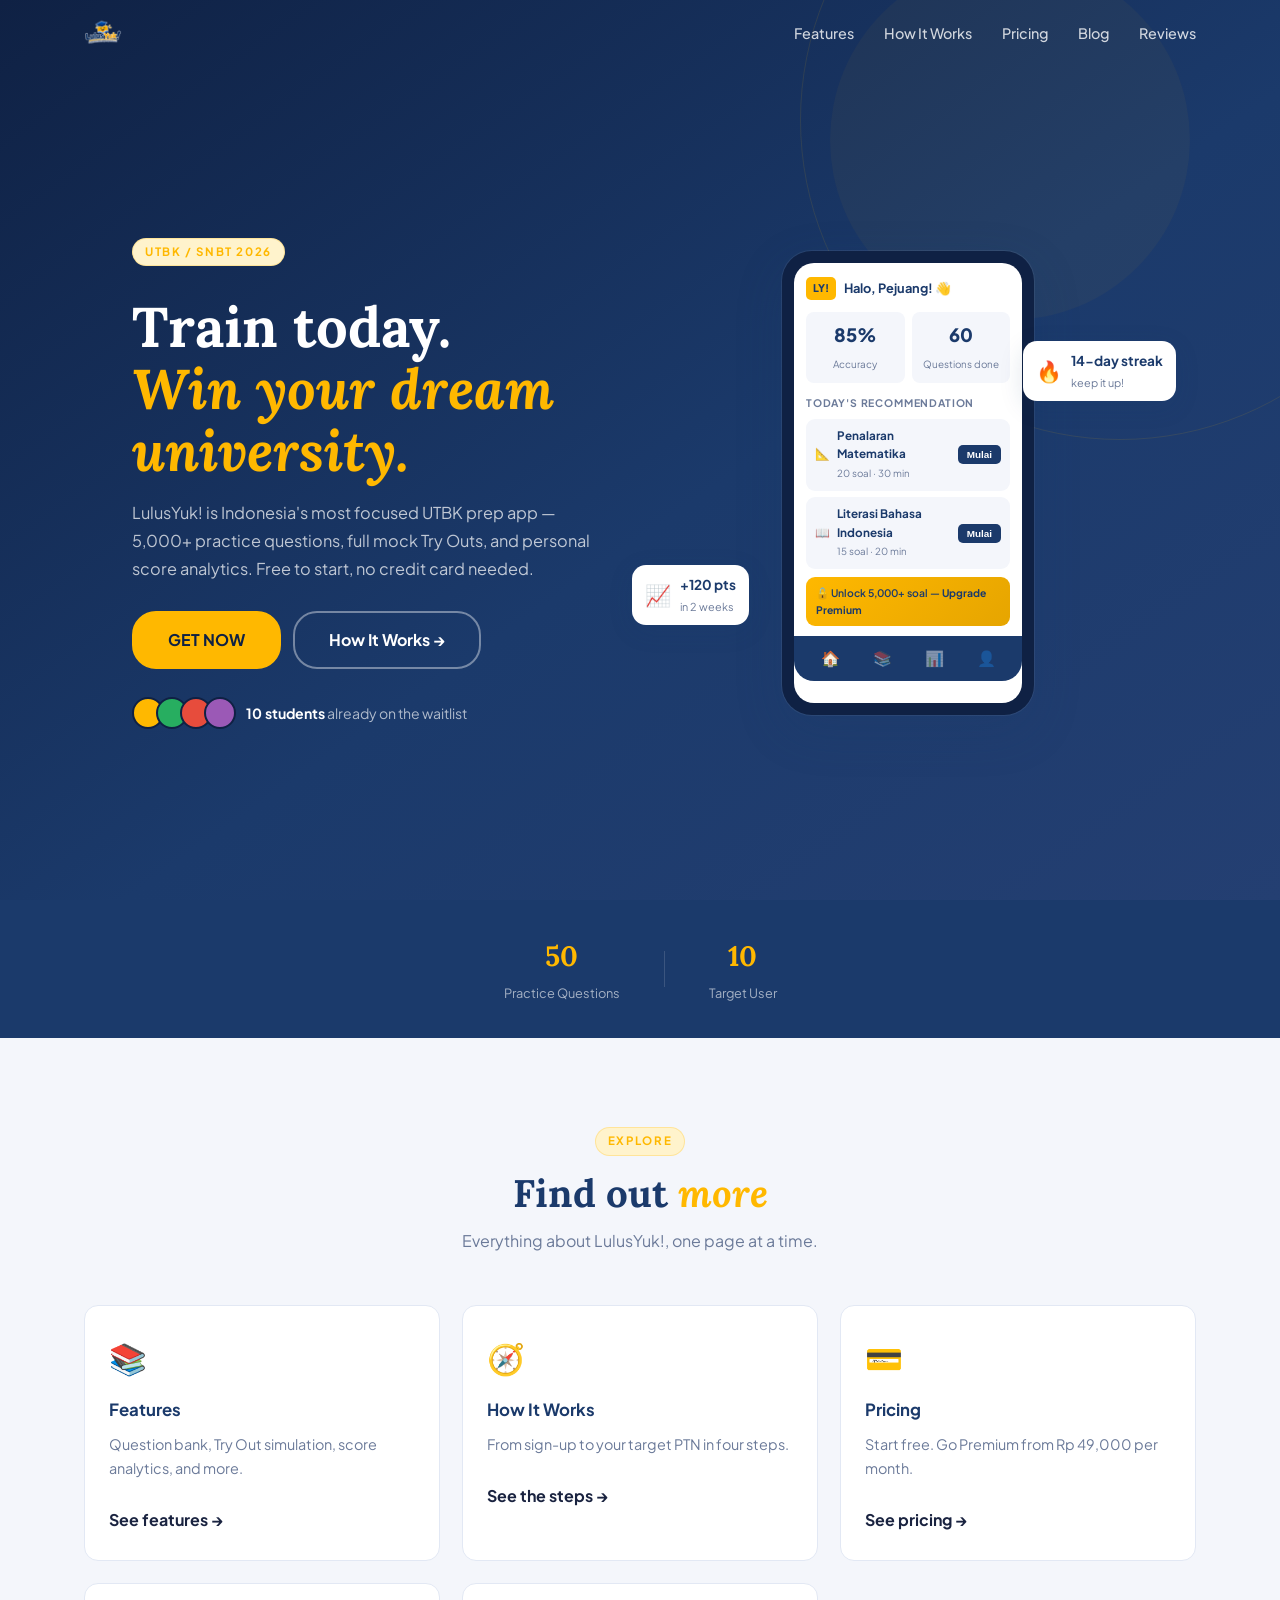
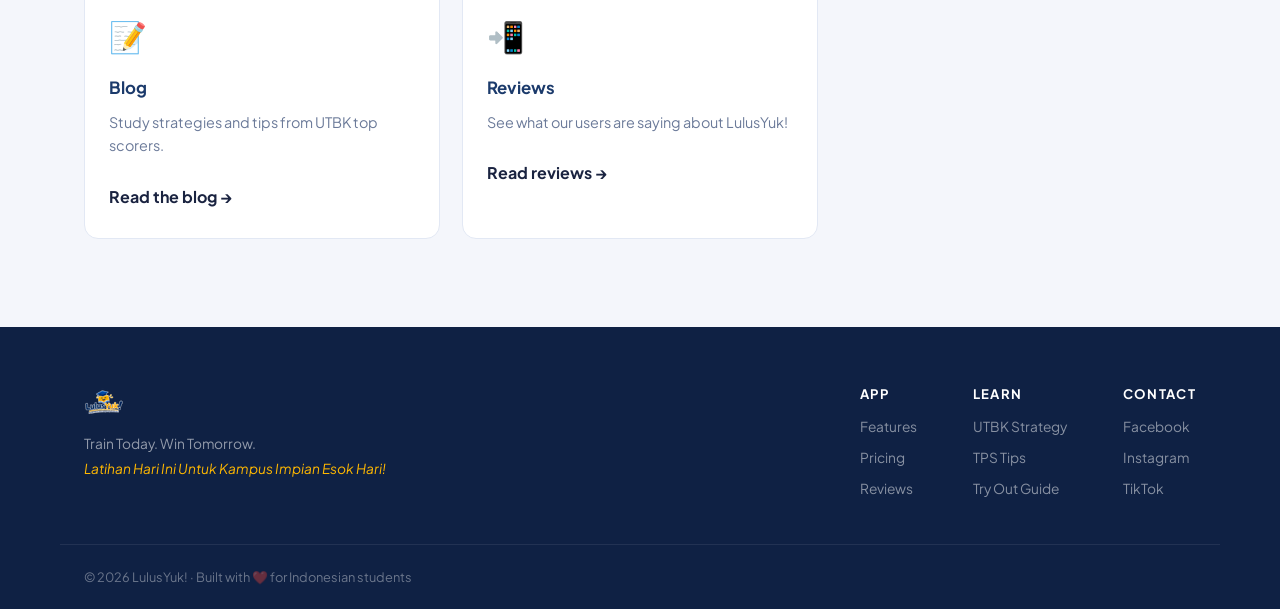
<file: index.html>
<!DOCTYPE html>
<html lang="en">
<head>
  <meta charset="UTF-8"/>
  <link rel="icon" href="favicon.ico" sizes="any"/>
  <link rel="icon" type="image/png" href="favicon-32x32.png" sizes="32x32"/>
  <link rel="icon" type="image/png" href="favicon-16x16.png" sizes="16x16"/>
  <link rel="apple-touch-icon" sizes="180x180" href="apple-touch-icon.png"/>
  <link rel="manifest" href="site.webmanifest"/>
  <meta name="viewport" content="width=device-width,initial-scale=1.0"/>
  <title>LulusYuk! — Aplikasi Latihan Soal UTBK & SNBT Online.</title>
  <meta name="description" content="LulusYuk! is Indonesia's #1 UTBK/SNBT exam prep app. Practice 5,000+ questions, take full mock Try Outs, and track your score — free to start."/>
  <meta name="keywords" content="UTBK, SNBT, latihan soal, tryout online, persiapan PTN, belajar UTBK"/>
  <meta property="og:title" content="LulusYuk! — Aplikasi Latihan Soal UTBK & SNBT Online."/>
  <meta property="og:description" content="LulusYuk! is Indonesia's #1 UTBK/SNBT exam prep app. Practice 5,000+ questions, take full mock Try Outs, and track your score — free to start."/>
  <meta property="og:type" content="website"/>
  <link rel="canonical" href="https://lulusyuk.my.id/"/>
  <link rel="preconnect" href="https://fonts.googleapis.com"/>
  <link rel="preconnect" href="https://fonts.gstatic.com" crossorigin/>
  <link href="https://fonts.googleapis.com/css2?family=Plus+Jakarta+Sans:wght@400;500;600;700;800&family=Lora:ital,wght@0,600;0,700;1,600&display=swap" rel="stylesheet"/>
  <link rel="stylesheet" href="style.css"/>
  <link rel="stylesheet" href="pages.css"/>
  <script type="application/ld+json">{"@context":"https://schema.org","@type":"SoftwareApplication","name":"LulusYuk!","operatingSystem":"Android, iOS","applicationCategory":"EducationApplication","offers":{"@type":"Offer","price":"0","priceCurrency":"IDR"}}</script>
</head>
<body>

<header class="nav-wrap" id="navbar">
  <nav class="nav-inner container">
    <a href="index.html" class="nav-logo">
      <img src="LOGO LULUSYUK.png" alt="LulusYuk!" height="40"/>
    </a>
    <button class="nav-toggle" id="navToggle" aria-label="Menu">
      <span></span><span></span><span></span>
    </button>
    <ul class="nav-links" id="navLinks">
      <li><a href="features.html">Features</a></li>
      <li><a href="how-it-works.html">How It Works</a></li>
      <li><a href="pricing.html">Pricing</a></li>
      <li><a href="blog.html">Blog</a></li>
      <li><a href="review.html">Reviews</a></li>
    </ul>
  </nav>
</header>

<main>

<section class="hero" id="home">
  <div class="hero-ring r1"></div>
  <div class="hero-ring r2"></div>
  <div class="container hero-inner">
    <div class="hero-text">
      <span class="eyebrow">UTBK / SNBT 2026</span>
      <h1>Train today.<br/><em>Win your dream<br/>university.</em></h1>
      <p class="hero-sub">LulusYuk! is Indonesia's most focused UTBK prep app — 5,000+ practice questions, full mock Try Outs, and personal score analytics. Free to start, no credit card needed.</p>
      <div class="hero-btns">
        <a href="pricing.html" class="btn btn-primary btn-lg">GET NOW</a>
        <a href="how-it-works.html" class="btn btn-ghost btn-lg">How It Works →</a>
      </div>
      <div class="social-proof">
        <div class="avatars"><span class="av c1"></span><span class="av c2"></span><span class="av c3"></span><span class="av c4"></span></div>
        <p><strong>10 students</strong> already on the waitlist</p>
      </div>
    </div>
    <div class="hero-visual">
      <div class="phone-wrap">
        <div class="phone-screen">
          <div class="mock-header"><span class="mock-badge">LY!</span><span class="mock-hi">Halo, Pejuang! 👋</span></div>
          <div class="mock-stats">
            <div class="mock-stat"><b>85%</b><small>Accuracy</small></div>
            <div class="mock-stat"><b>60</b><small>Questions done</small></div>
          </div>
          <div class="mock-label">Today's Recommendation</div>
          <div class="mock-item"><span>📐</span><div><b>Penalaran Matematika</b><small>20 soal · 30 min</small></div><button>Mulai</button></div>
          <div class="mock-item"><span>📖</span><div><b>Literasi Bahasa Indonesia</b><small>15 soal · 20 min</small></div><button>Mulai</button></div>
          <div class="mock-upgrade"><span>🔓 Unlock 5,000+ soal — <b>Upgrade Premium</b></span></div>
          <div class="mock-nav"><span class="on">🏠</span><span>📚</span><span>📊</span><span>👤</span></div>
        </div>
      </div>
      <div class="float-badge fb-score"><span>📈</span><div><b>+120 pts</b><small>in 2 weeks</small></div></div>
      <div class="float-badge fb-streak"><span>🔥</span><div><b>14-day streak</b><small>keep it up!</small></div></div>
    </div>
  </div>
</section>

<div class="stats-bar">
  <div class="container stats-row">
    <div class="stat"><b>50</b><span>Practice Questions</span></div>
    <div class="stat-div"></div>
    <div class="stat"><b>10</b><span>Target User</span></div>
  </div>
</div>

<section class="section bg-light">
  <div class="container">
    <div class="sec-head">
      <span class="eyebrow">Explore</span>
      <h2>Find out <em>more</em></h2>
      <p>Everything about LulusYuk!, one page at a time.</p>
    </div>
    <div class="feat-grid">
      <a class="feat-card home-link" href="features.html"><div class="feat-icon">📚</div><h3>Features</h3><p>Question bank, Try Out simulation, score analytics, and more.</p><span class="home-link-cta">See features →</span></a>
      <a class="feat-card home-link" href="how-it-works.html"><div class="feat-icon">🧭</div><h3>How It Works</h3><p>From sign-up to your target PTN in four steps.</p><span class="home-link-cta">See the steps →</span></a>
      <a class="feat-card home-link" href="pricing.html"><div class="feat-icon">💳</div><h3>Pricing</h3><p>Start free. Go Premium from Rp 49,000 per month.</p><span class="home-link-cta">See pricing →</span></a>
      <a class="feat-card home-link" href="blog.html"><div class="feat-icon">📝</div><h3>Blog</h3><p>Study strategies and tips from UTBK top scorers.</p><span class="home-link-cta">Read the blog →</span></a>
      <a class="feat-card home-link" href="review.html"><div class="feat-icon">📲</div><h3>Reviews</h3><p>See what our users are saying about LulusYuk!</p><span class="home-link-cta">Read reviews →</span></a>
    </div>
  </div>
</section>

</main>

<footer class="footer">
  <div class="container foot-inner">
    <div class="foot-brand">
      <img src="LOGO LULUSYUK.png" alt="LulusYuk!" height="40"/>
      <p>Train Today. Win Tomorrow.</p>
      <p class="foot-tagline">Latihan Hari Ini Untuk Kampus Impian Esok Hari!</p>
    </div>
    <div class="foot-links">
      <div class="foot-col"><h4>App</h4><a href="features.html">Features</a><a href="pricing.html">Pricing</a><a href="review.html">Reviews</a></div>
      <div class="foot-col"><h4>Learn</h4><a href="blog.html?post=post1">UTBK Strategy</a><a href="blog.html?post=post2">TPS Tips</a><a href="blog.html?post=post3">Try Out Guide</a></div>
      <div class="foot-col"><h4>Contact</h4><a href="https://web.facebook.com/profile.php?id=61591083514058">Facebook</a><a href="https://instagram.com/lulusyuk_id" target="_blank" rel="noopener">Instagram</a><a href="https://tiktok.com/@lulusyuk" target="_blank" rel="noopener">TikTok</a></div>
    </div>
  </div>
  <div class="foot-bottom container"><p>© 2026 LulusYuk! · Built with ❤️ for Indonesian students</p></div>
</footer>

<script src="main.js"></script>
</body>
</html>
</file>
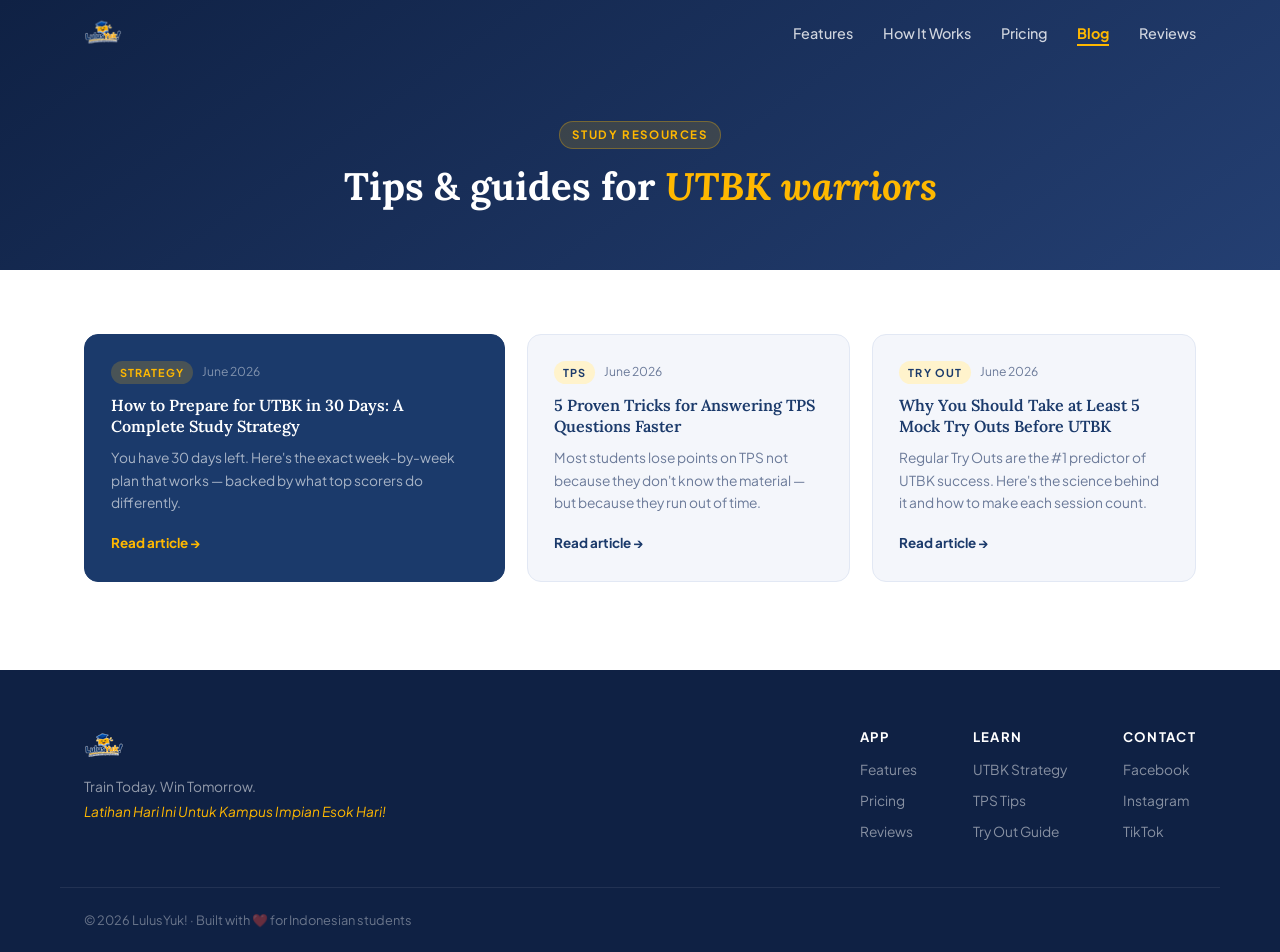
<file: blog.html>
<!DOCTYPE html>
<html lang="en">
<head>
  <meta charset="UTF-8"/>
  <link rel="icon" href="favicon.ico" sizes="any"/>
  <link rel="icon" type="image/png" href="favicon-32x32.png" sizes="32x32"/>
  <link rel="icon" type="image/png" href="favicon-16x16.png" sizes="16x16"/>
  <link rel="apple-touch-icon" sizes="180x180" href="apple-touch-icon.png"/>
  <link rel="manifest" href="site.webmanifest"/>
  <meta name="viewport" content="width=device-width,initial-scale=1.0"/>
  <title>Blog — LulusYuk!</title>
  <meta name="description" content="LulusYuk! is Indonesia's #1 UTBK/SNBT exam prep app. Practice 5,000+ questions, take full mock Try Outs, and track your score — free to start."/>
  <meta name="keywords" content="UTBK, SNBT, latihan soal, tryout online, persiapan PTN, belajar UTBK"/>
  <meta property="og:title" content="Blog — LulusYuk!"/>
  <meta property="og:description" content="LulusYuk! is Indonesia's #1 UTBK/SNBT exam prep app. Practice 5,000+ questions, take full mock Try Outs, and track your score — free to start."/>
  <meta property="og:type" content="website"/>
  <link rel="canonical" href="https://lulusyuk.my.id/blog.html"/>
  <link rel="preconnect" href="https://fonts.googleapis.com"/>
  <link rel="preconnect" href="https://fonts.gstatic.com" crossorigin/>
  <link href="https://fonts.googleapis.com/css2?family=Plus+Jakarta+Sans:wght@400;500;600;700;800&family=Lora:ital,wght@0,600;0,700;1,600&display=swap" rel="stylesheet"/>
  <link rel="stylesheet" href="style.css"/>
  <link rel="stylesheet" href="pages.css"/>
  <script type="application/ld+json">{"@context":"https://schema.org","@type":"SoftwareApplication","name":"LulusYuk!","operatingSystem":"Android, iOS","applicationCategory":"EducationApplication","offers":{"@type":"Offer","price":"0","priceCurrency":"IDR"}}</script>
</head>
<body>

<header class="nav-wrap" id="navbar">
  <nav class="nav-inner container">
    <a href="index.html" class="nav-logo">
      <img src="LOGO LULUSYUK.png" alt="LulusYuk!" height="40"/>
    </a>
    <button class="nav-toggle" id="navToggle" aria-label="Menu">
      <span></span><span></span><span></span>
    </button>
    <ul class="nav-links" id="navLinks">
      <li><a href="features.html">Features</a></li>
      <li><a href="how-it-works.html">How It Works</a></li>
      <li><a href="pricing.html">Pricing</a></li>
      <li><a href="blog.html" class="active" aria-current="page">Blog</a></li>
      <li><a href="review.html">Reviews</a></li>
    </ul>
  </nav>
</header>

<main>

<section class="section bg-navy page-hero">
  <div class="container">
    <div class="sec-head light">
      <span class="eyebrow">Study Resources</span>
      <h2>Tips &amp; guides for <em>UTBK warriors</em></h2>
    </div>
  </div>
</section>

<section class="section bg-white" id="blog">
  <div class="container">

    <div class="blog-grid" id="blogGrid">

      <article class="blog-card bc-feat" data-post="post1">
        <div class="bc-meta"><span class="btag">Strategy</span><span class="bdate">June 2026</span></div>
        <h3>How to Prepare for UTBK in 30 Days: A Complete Study Strategy</h3>
        <p>You have 30 days left. Here's the exact week-by-week plan that works — backed by what top scorers do differently.</p>
        <button class="blog-read-more" onclick="openPost('post1')">Read article →</button>
      </article>

      <article class="blog-card" data-post="post2">
        <div class="bc-meta"><span class="btag">TPS</span><span class="bdate">June 2026</span></div>
        <h3>5 Proven Tricks for Answering TPS Questions Faster</h3>
        <p>Most students lose points on TPS not because they don't know the material — but because they run out of time.</p>
        <button class="blog-read-more" onclick="openPost('post2')">Read article →</button>
      </article>

      <article class="blog-card" data-post="post3">
        <div class="bc-meta"><span class="btag">Try Out</span><span class="bdate">June 2026</span></div>
        <h3>Why You Should Take at Least 5 Mock Try Outs Before UTBK</h3>
        <p>Regular Try Outs are the #1 predictor of UTBK success. Here's the science behind it and how to make each session count.</p>
        <button class="blog-read-more" onclick="openPost('post3')">Read article →</button>
      </article>

    </div>

    <div class="post-reader" id="postReader">
      <button class="post-back" onclick="closePost()">← Back to Blog</button>
      <div class="post-body" id="postBody"></div>
    </div>

  </div>
</section>

</main>

<footer class="footer">
  <div class="container foot-inner">
    <div class="foot-brand">
      <img src="LOGO LULUSYUK.png" alt="LulusYuk!" height="40"/>
      <p>Train Today. Win Tomorrow.</p>
      <p class="foot-tagline">Latihan Hari Ini Untuk Kampus Impian Esok Hari!</p>
    </div>
    <div class="foot-links">
      <div class="foot-col"><h4>App</h4><a href="features.html">Features</a><a href="pricing.html">Pricing</a><a href="review.html">Reviews</a></div>
      <div class="foot-col"><h4>Learn</h4><a href="blog.html?post=post1">UTBK Strategy</a><a href="blog.html?post=post2">TPS Tips</a><a href="blog.html?post=post3">Try Out Guide</a></div>
      <div class="foot-col"><h4>Contact</h4><a href="https://web.facebook.com/profile.php?id=61591083514058">Facebook</a><a href="https://instagram.com/lulusyuk_id" target="_blank" rel="noopener">Instagram</a><a href="https://tiktok.com/@lulusyuk" target="_blank" rel="noopener">TikTok</a></div>
    </div>
  </div>
  <div class="foot-bottom container"><p>© 2026 LulusYuk! · Built with ❤️ for Indonesian students</p></div>
</footer>

<script src="main.js"></script>
</body>
</html>
</file>
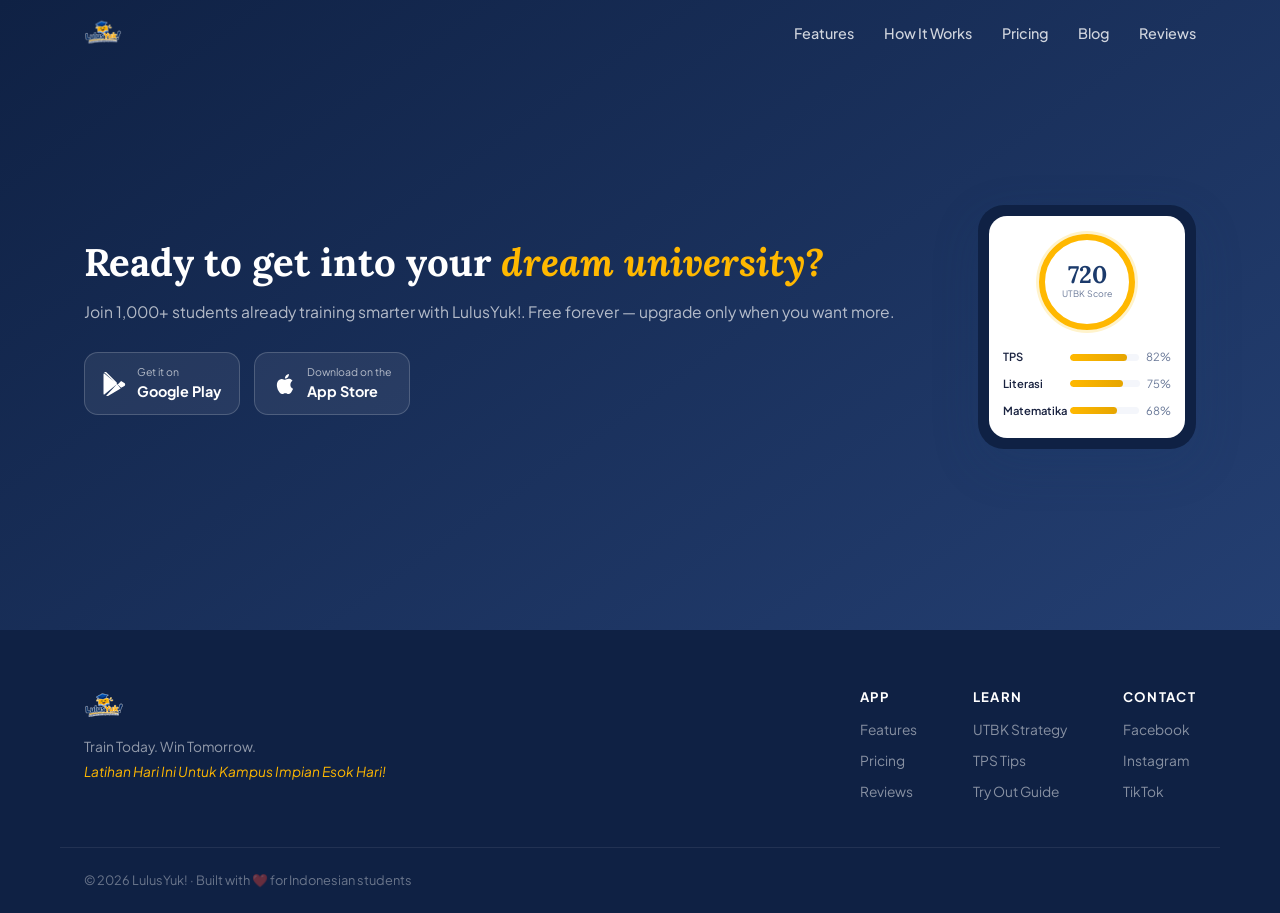
<file: download.html>
<!DOCTYPE html>
<html lang="en">
<head>
  <meta charset="UTF-8"/>
  <link rel="icon" href="favicon.ico" sizes="any"/>
  <link rel="icon" type="image/png" href="favicon-32x32.png" sizes="32x32"/>
  <link rel="icon" type="image/png" href="favicon-16x16.png" sizes="16x16"/>
  <link rel="apple-touch-icon" sizes="180x180" href="apple-touch-icon.png"/>
  <link rel="manifest" href="site.webmanifest"/>
  <meta name="viewport" content="width=device-width,initial-scale=1.0"/>
  <title>Download — LulusYuk!</title>
  <meta name="description" content="LulusYuk! is Indonesia's #1 UTBK/SNBT exam prep app. Practice 5,000+ questions, take full mock Try Outs, and track your score — free to start."/>
  <meta name="keywords" content="UTBK, SNBT, latihan soal, tryout online, persiapan PTN, belajar UTBK"/>
  <meta property="og:title" content="Download — LulusYuk!"/>
  <meta property="og:description" content="LulusYuk! is Indonesia's #1 UTBK/SNBT exam prep app. Practice 5,000+ questions, take full mock Try Outs, and track your score — free to start."/>
  <meta property="og:type" content="website"/>
  <link rel="canonical" href="https://lulusyuk.my.id/download.html"/>
  <link rel="preconnect" href="https://fonts.googleapis.com"/>
  <link rel="preconnect" href="https://fonts.gstatic.com" crossorigin/>
  <link href="https://fonts.googleapis.com/css2?family=Plus+Jakarta+Sans:wght@400;500;600;700;800&family=Lora:ital,wght@0,600;0,700;1,600&display=swap" rel="stylesheet"/>
  <link rel="stylesheet" href="style.css"/>
  <link rel="stylesheet" href="pages.css"/>
  <script type="application/ld+json">{"@context":"https://schema.org","@type":"SoftwareApplication","name":"LulusYuk!","operatingSystem":"Android, iOS","applicationCategory":"EducationApplication","offers":{"@type":"Offer","price":"0","priceCurrency":"IDR"}}</script>
</head>
<body>

<header class="nav-wrap" id="navbar">
  <nav class="nav-inner container">
    <a href="index.html" class="nav-logo">
      <img src="LOGO LULUSYUK.png" alt="LulusYuk!" height="40"/>
    </a>
    <button class="nav-toggle" id="navToggle" aria-label="Menu">
      <span></span><span></span><span></span>
    </button>
    <ul class="nav-links" id="navLinks">
      <li><a href="features.html">Features</a></li>
      <li><a href="how-it-works.html">How It Works</a></li>
      <li><a href="pricing.html">Pricing</a></li>
      <li><a href="blog.html">Blog</a></li>
      <li><a href="review.html">Reviews</a></li>
    </ul>
  </nav>
</header>

<main>

<section class="section bg-navy page-hero" id="download">
  <div class="container dl-inner">
    <div class="dl-text">
      <h2>Ready to get into your <em>dream university?</em></h2>
      <p>Join 1,000+ students already training smarter with LulusYuk!. Free forever — upgrade only when you want more.</p>
      <div class="dl-badges">
        <a href="#" class="store-badge">
          <svg viewBox="0 0 24 24" fill="currentColor" width="24"><path d="M3.18 23.76a2 2 0 002.21-.08l12.29-7.1L14.1 12 3.18 23.76zM20.5 10.44l-2.4-1.39-3.37 3.37 3.37 3.37 2.42-1.4a2 2 0 000-3.95zM1 1.28A2 2 0 00.5 2.5v19a2 2 0 00.5 1.22L14.1 12 1 1.28zm12.75 9.31L3.39.23a2 2 0 00-2.21-.07L13.75 12l0-.41z"/></svg>
          <div><small>Get it on</small><strong>Google Play</strong></div>
        </a>
        <a href="#" class="store-badge">
          <svg viewBox="0 0 24 24" fill="currentColor" width="24"><path d="M18.71 19.5c-.83 1.24-1.71 2.45-3.05 2.47-1.34.03-1.77-.79-3.29-.79-1.53 0-2 .77-3.27.82-1.31.05-2.3-1.32-3.14-2.53C4.25 17 2.94 12.45 4.7 9.39c.87-1.52 2.43-2.48 4.12-2.51 1.28-.02 2.5.87 3.29.87.78 0 2.26-1.07 3.8-.91.65.03 2.47.26 3.64 1.98-.22.14-2.19 1.28-2.17 3.81.02 3.02 2.65 4.03 2.68 4.04l-.06.27zM13 3.5c.73-.83 1.94-1.46 2.94-1.5.13 1.17-.34 2.35-1.04 3.19-.69.85-1.83 1.51-2.95 1.42-.15-1.15.41-2.35 1.05-3.11z"/></svg>
          <div><small>Download on the</small><strong>App Store</strong></div>
        </a>
      </div>
    </div>
    <div class="dl-phone">
      <div class="dl-screen">
        <div class="dl-ring"><span>720</span><small>UTBK Score</small></div>
        <div class="dl-bars">
          <div class="dl-row"><span>TPS</span><div class="bar"><div class="bar-fill" style="width:82%"></div></div><span>82%</span></div>
          <div class="dl-row"><span>Literasi</span><div class="bar"><div class="bar-fill" style="width:75%"></div></div><span>75%</span></div>
          <div class="dl-row"><span>Matematika</span><div class="bar"><div class="bar-fill" style="width:68%"></div></div><span>68%</span></div>
        </div>
      </div>
    </div>
  </div>
</section>

</main>

<footer class="footer">
  <div class="container foot-inner">
    <div class="foot-brand">
      <img src="LOGO LULUSYUK.png" alt="LulusYuk!" height="40"/>
      <p>Train Today. Win Tomorrow.</p>
      <p class="foot-tagline">Latihan Hari Ini Untuk Kampus Impian Esok Hari!</p>
    </div>
    <div class="foot-links">
      <div class="foot-col"><h4>App</h4><a href="features.html">Features</a><a href="pricing.html">Pricing</a><a href="review.html">Reviews</a></div>
      <div class="foot-col"><h4>Learn</h4><a href="blog.html?post=post1">UTBK Strategy</a><a href="blog.html?post=post2">TPS Tips</a><a href="blog.html?post=post3">Try Out Guide</a></div>
      <div class="foot-col"><h4>Contact</h4><a href="https://web.facebook.com/profile.php?id=61591083514058">Facebook</a><a href="https://instagram.com/lulusyuk_id" target="_blank" rel="noopener">Instagram</a><a href="https://tiktok.com/@lulusyuk" target="_blank" rel="noopener">TikTok</a></div>
    </div>
  </div>
  <div class="foot-bottom container"><p>© 2026 LulusYuk! · Built with ❤️ for Indonesian students</p></div>
</footer>

<script src="main.js"></script>
</body>
</html>
</file>
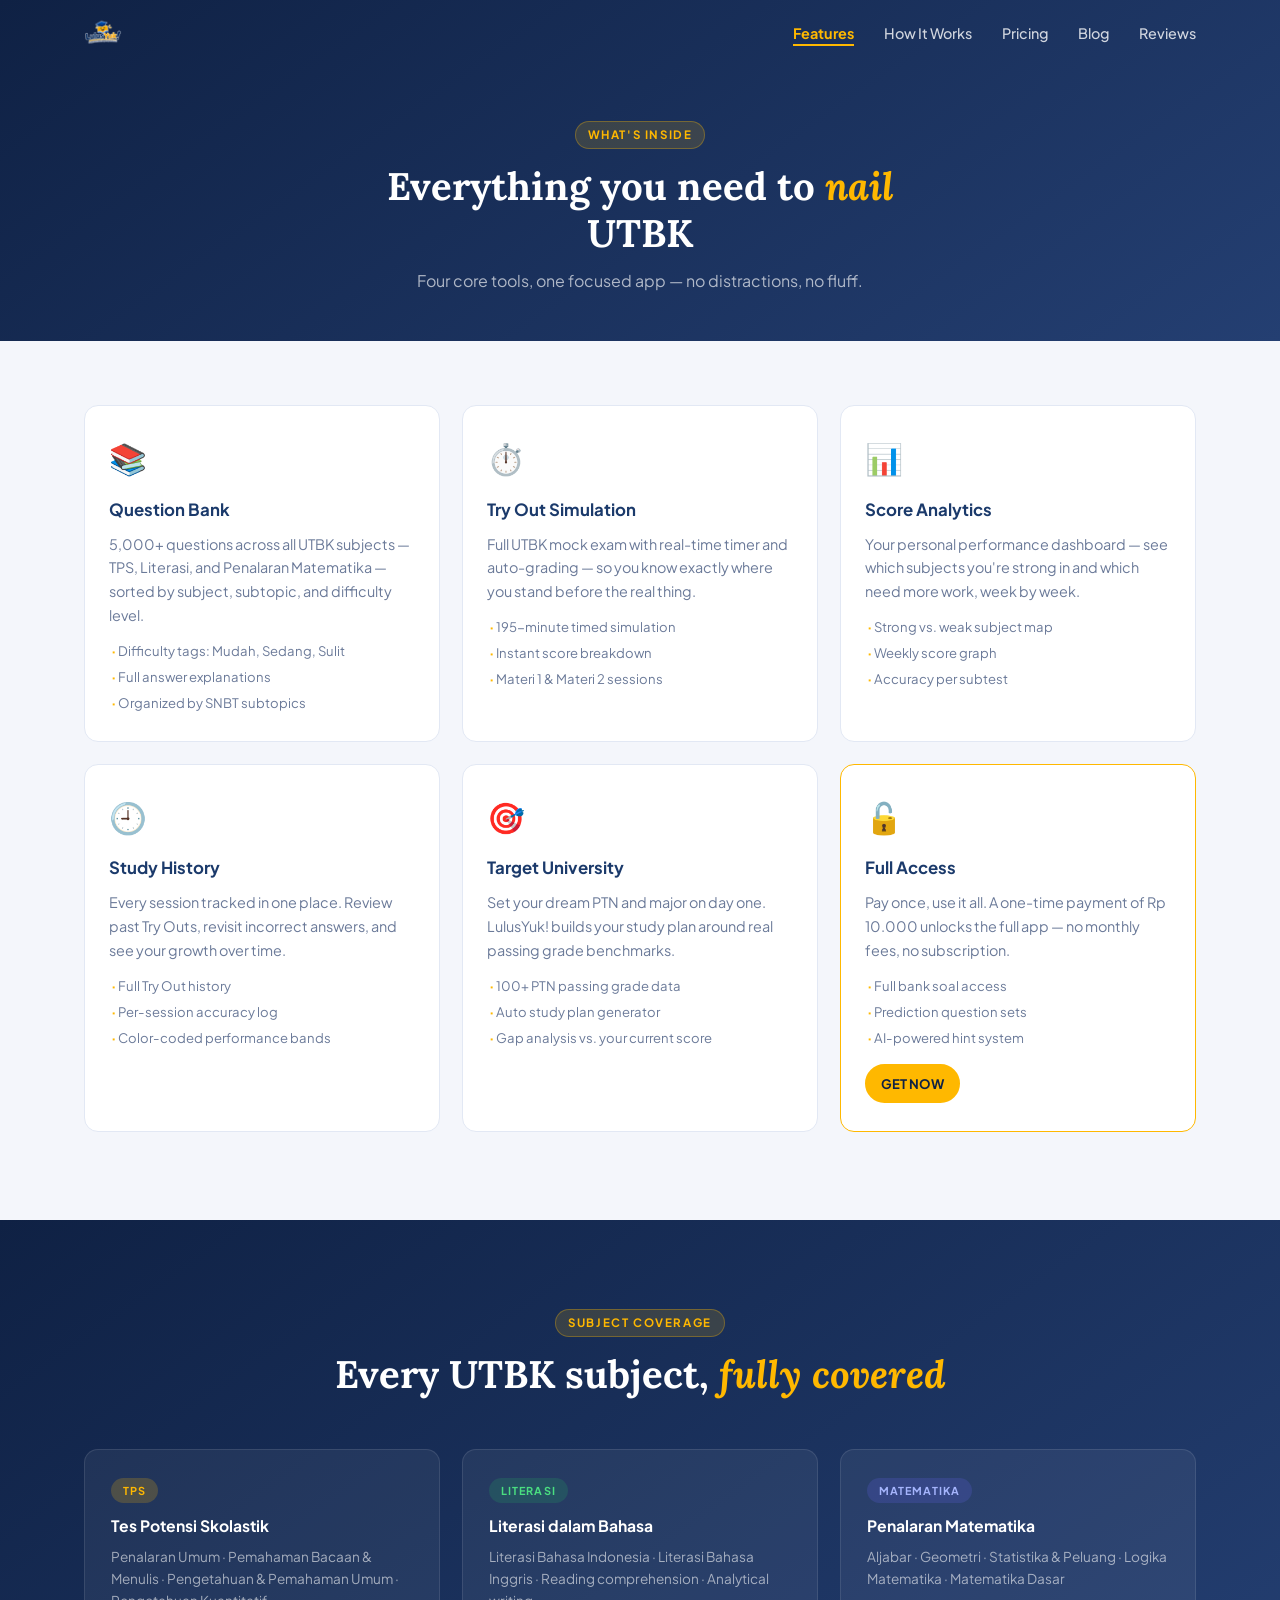
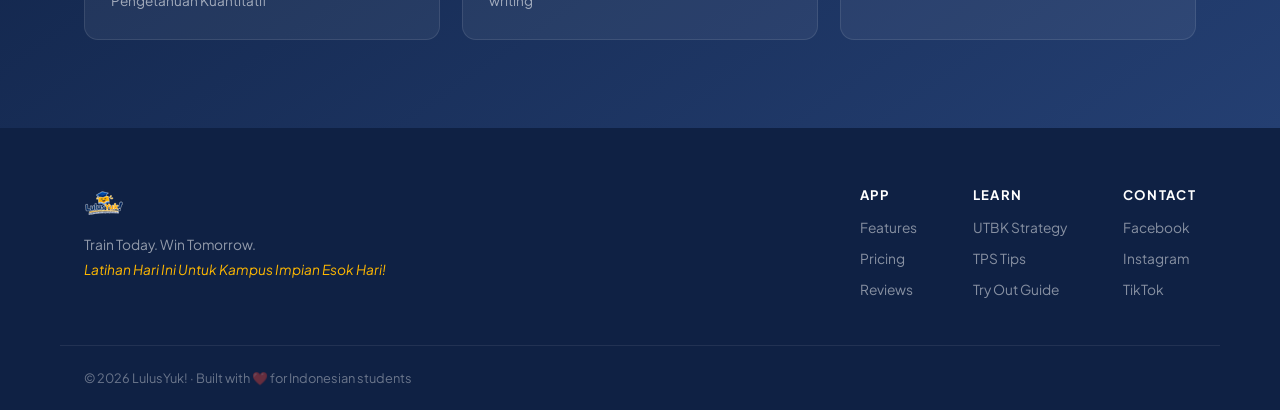
<file: features.html>
<!DOCTYPE html>
<html lang="en">
<head>
  <meta charset="UTF-8"/>
  <link rel="icon" href="favicon.ico" sizes="any"/>
  <link rel="icon" type="image/png" href="favicon-32x32.png" sizes="32x32"/>
  <link rel="icon" type="image/png" href="favicon-16x16.png" sizes="16x16"/>
  <link rel="apple-touch-icon" sizes="180x180" href="apple-touch-icon.png"/>
  <link rel="manifest" href="site.webmanifest"/>
  <meta name="viewport" content="width=device-width,initial-scale=1.0"/>
  <title>Features — LulusYuk!</title>
  <meta name="description" content="LulusYuk! is Indonesia's #1 UTBK/SNBT exam prep app. Practice 5,000+ questions, take full mock Try Outs, and track your score — one-time payment of Rp 10.000."/>
  <meta name="keywords" content="UTBK, SNBT, latihan soal, tryout online, persiapan PTN, belajar UTBK"/>
  <meta property="og:title" content="Features — LulusYuk!"/>
  <meta property="og:description" content="LulusYuk! is Indonesia's #1 UTBK/SNBT exam prep app. Practice 5,000+ questions, take full mock Try Outs, and track your score — one-time payment of Rp 10.000."/>
  <meta property="og:type" content="website"/>
  <link rel="canonical" href="https://lulusyuk.my.id/features.html"/>
  <link rel="preconnect" href="https://fonts.googleapis.com"/>
  <link rel="preconnect" href="https://fonts.gstatic.com" crossorigin/>
  <link href="https://fonts.googleapis.com/css2?family=Plus+Jakarta+Sans:wght@400;500;600;700;800&family=Lora:ital,wght@0,600;0,700;1,600&display=swap" rel="stylesheet"/>
  <link rel="stylesheet" href="style.css"/>
  <link rel="stylesheet" href="pages.css"/>
  <script type="application/ld+json">{"@context":"https://schema.org","@type":"SoftwareApplication","name":"LulusYuk!","operatingSystem":"Android, iOS","applicationCategory":"EducationApplication","offers":{"@type":"Offer","price":"10000","priceCurrency":"IDR"}}</script>
</head>
<body>

<header class="nav-wrap" id="navbar">
  <nav class="nav-inner container">
    <a href="index.html" class="nav-logo">
      <img src="LOGO LULUSYUK.png" alt="LulusYuk!" height="40"/>
    </a>
    <button class="nav-toggle" id="navToggle" aria-label="Menu">
      <span></span><span></span><span></span>
    </button>
    <ul class="nav-links" id="navLinks">
      <li><a href="features.html" class="active" aria-current="page">Features</a></li>
      <li><a href="how-it-works.html">How It Works</a></li>
      <li><a href="pricing.html">Pricing</a></li>
      <li><a href="blog.html">Blog</a></li>
      <li><a href="review.html">Reviews</a></li>
    </ul>
  </nav>
</header>

<main>

<section class="section bg-navy page-hero">
  <div class="container">
    <div class="sec-head light">
      <span class="eyebrow">What's Inside</span>
      <h2>Everything you need to <em>nail</em> UTBK</h2>
      <p>Four core tools, one focused app — no distractions, no fluff.</p>
    </div>
  </div>
</section>

<section class="section bg-light" id="features">
  <div class="container">
    <div class="feat-grid">

      <div class="feat-card feat-dark">
        <div class="feat-icon">📚</div>
        <h3>Question Bank</h3>
        <p>5,000+ questions across all UTBK subjects — TPS, Literasi, and Penalaran Matematika — sorted by subject, subtopic, and difficulty level.</p>
        <ul>
          <li>Difficulty tags: Mudah, Sedang, Sulit</li>
          <li>Full answer explanations</li>
          <li>Organized by SNBT subtopics</li>
        </ul>
      </div>

      <div class="feat-card">
        <div class="feat-icon">⏱️</div>
        <h3>Try Out Simulation</h3>
        <p>Full UTBK mock exam with real-time timer and auto-grading — so you know exactly where you stand before the real thing.</p>
        <ul>
          <li>195-minute timed simulation</li>
          <li>Instant score breakdown</li>
          <li>Materi 1 &amp; Materi 2 sessions</li>
        </ul>
      </div>

      <div class="feat-card">
        <div class="feat-icon">📊</div>
        <h3>Score Analytics</h3>
        <p>Your personal performance dashboard — see which subjects you're strong in and which need more work, week by week.</p>
        <ul>
          <li>Strong vs. weak subject map</li>
          <li>Weekly score graph</li>
          <li>Accuracy per subtest</li>
        </ul>
      </div>

      <div class="feat-card">
        <div class="feat-icon">🕘</div>
        <h3>Study History</h3>
        <p>Every session tracked in one place. Review past Try Outs, revisit incorrect answers, and see your growth over time.</p>
        <ul>
          <li>Full Try Out history</li>
          <li>Per-session accuracy log</li>
          <li>Color-coded performance bands</li>
        </ul>
      </div>

      <div class="feat-card">
        <div class="feat-icon">🎯</div>
        <h3>Target University</h3>
        <p>Set your dream PTN and major on day one. LulusYuk! builds your study plan around real passing grade benchmarks.</p>
        <ul>
          <li>100+ PTN passing grade data</li>
          <li>Auto study plan generator</li>
          <li>Gap analysis vs. your current score</li>
        </ul>
      </div>

      <div class="feat-card feat-premium">
        <div class="feat-icon">🔓</div>
        <h3>Full Access</h3>
        <p>Pay once, use it all. A one-time payment of Rp 10.000 unlocks the full app — no monthly fees, no subscription.</p>
        <ul>
          <li>Full bank soal access</li>
          <li>Prediction question sets</li>
          <li>AI-powered hint system</li>
        </ul>
        <a href="pricing.html#pricing" class="btn btn-yellow btn-sm" style="margin-top:16px">GET NOW</a>
      </div>

    </div>
  </div>
</section>

<section class="section bg-navy" id="subjects">
  <div class="container">
    <div class="sec-head light">
      <span class="eyebrow">Subject Coverage</span>
      <h2>Every UTBK subject, <em>fully covered</em></h2>
    </div>
    <div class="subj-grid">
      <div class="subj-card"><span class="stag tps">TPS</span><h4>Tes Potensi Skolastik</h4><p>Penalaran Umum · Pemahaman Bacaan &amp; Menulis · Pengetahuan &amp; Pemahaman Umum · Pengetahuan Kuantitatif</p></div>
      <div class="subj-card"><span class="stag lit">Literasi</span><h4>Literasi dalam Bahasa</h4><p>Literasi Bahasa Indonesia · Literasi Bahasa Inggris · Reading comprehension · Analytical writing</p></div>
      <div class="subj-card"><span class="stag mat">Matematika</span><h4>Penalaran Matematika</h4><p>Aljabar · Geometri · Statistika &amp; Peluang · Logika Matematika · Matematika Dasar</p></div>
    </div>
  </div>
</section>

</main>

<footer class="footer">
  <div class="container foot-inner">
    <div class="foot-brand">
      <img src="LOGO LULUSYUK.png" alt="LulusYuk!" height="40"/>
      <p>Train Today. Win Tomorrow.</p>
      <p class="foot-tagline">Latihan Hari Ini Untuk Kampus Impian Esok Hari!</p>
    </div>
    <div class="foot-links">
      <div class="foot-col"><h4>App</h4><a href="features.html">Features</a><a href="pricing.html">Pricing</a><a href="review.html">Reviews</a></div>
      <div class="foot-col"><h4>Learn</h4><a href="blog.html?post=post1">UTBK Strategy</a><a href="blog.html?post=post2">TPS Tips</a><a href="blog.html?post=post3">Try Out Guide</a></div>
      <div class="foot-col"><h4>Contact</h4><a href="https://web.facebook.com/profile.php?id=61591083514058">Facebook</a><a href="https://instagram.com/lulusyuk_id" target="_blank" rel="noopener">Instagram</a><a href="https://tiktok.com/@lulusyuk" target="_blank" rel="noopener">TikTok</a></div>
    </div>
  </div>
  <div class="foot-bottom container"><p>© 2026 LulusYuk! · Built with ❤️ for Indonesian students</p></div>
</footer>

<script src="main.js"></script>
</body>
</html>
</file>
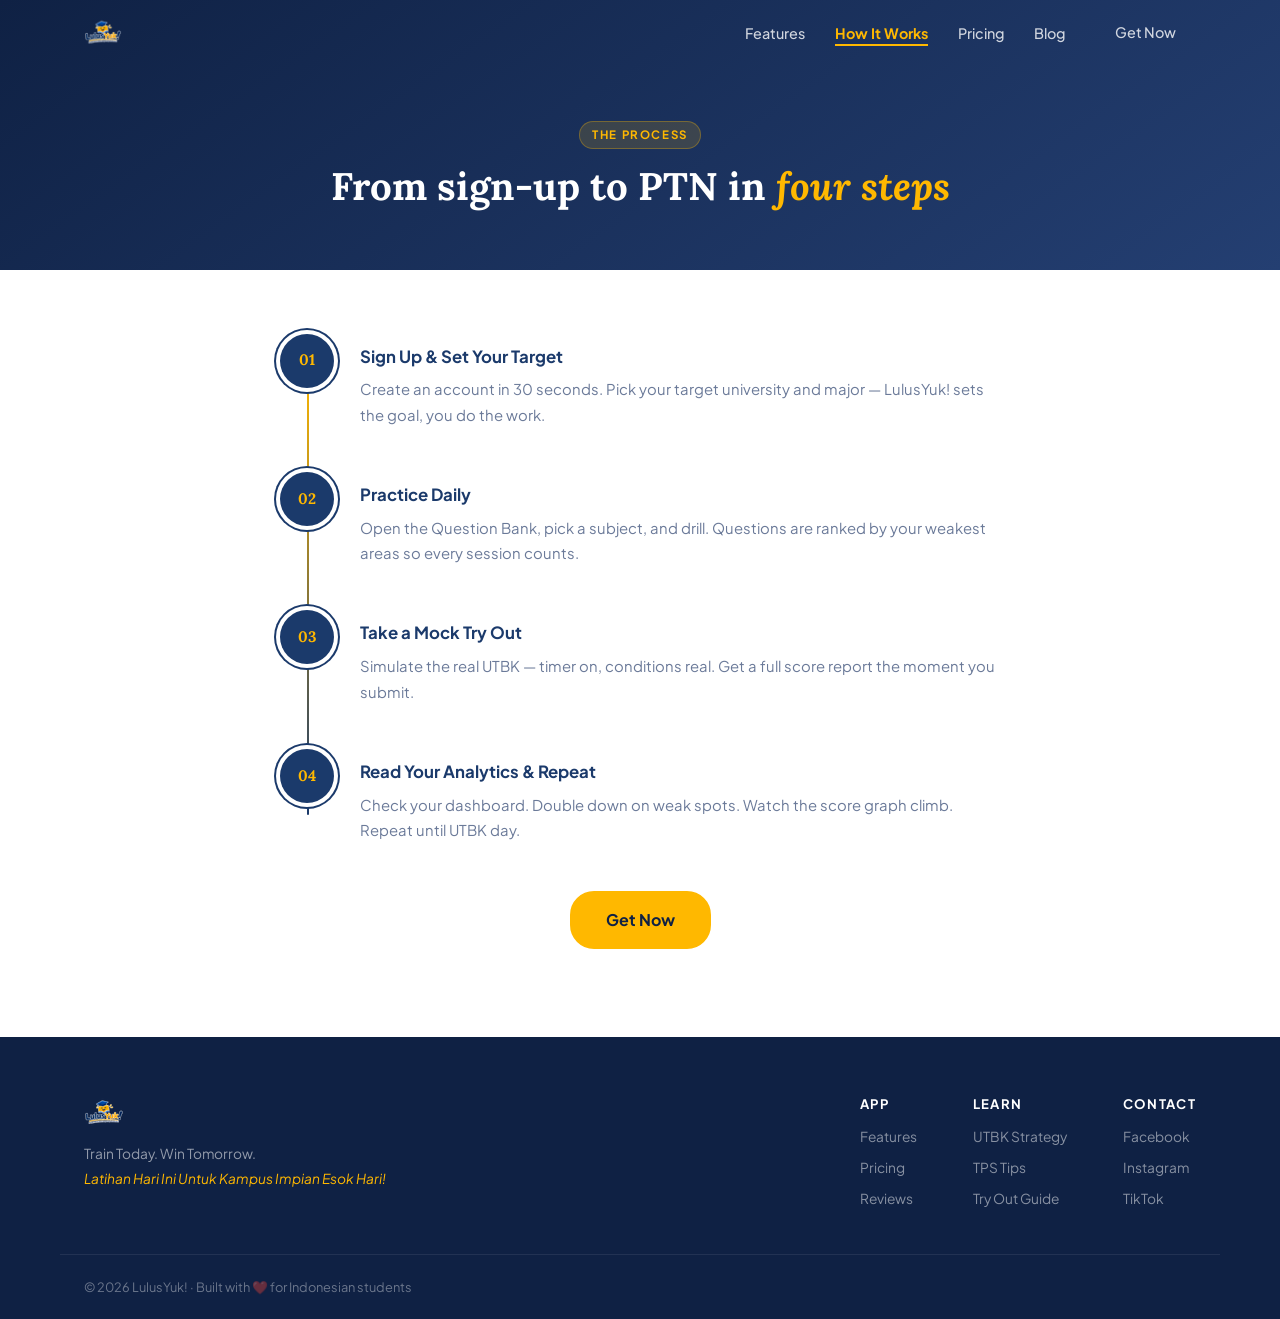
<file: how-it-works.html>
<!DOCTYPE html>
<html lang="en">
<head>
  <meta charset="UTF-8"/>
  <link rel="icon" href="favicon.ico" sizes="any"/>
  <link rel="icon" type="image/png" href="favicon-32x32.png" sizes="32x32"/>
  <link rel="icon" type="image/png" href="favicon-16x16.png" sizes="16x16"/>
  <link rel="apple-touch-icon" sizes="180x180" href="apple-touch-icon.png"/>
  <link rel="manifest" href="site.webmanifest"/>
  <meta name="viewport" content="width=device-width,initial-scale=1.0"/>
  <title>How It Works — LulusYuk!</title>
  <meta name="description" content="LulusYuk! is Indonesia's #1 UTBK/SNBT exam prep app. Practice 5,000+ questions, take full mock Try Outs, and track your score — free to start."/>
  <meta name="keywords" content="UTBK, SNBT, latihan soal, tryout online, persiapan PTN, belajar UTBK"/>
  <meta property="og:title" content="How It Works — LulusYuk!"/>
  <meta property="og:description" content="LulusYuk! is Indonesia's #1 UTBK/SNBT exam prep app. Practice 5,000+ questions, take full mock Try Outs, and track your score — free to start."/>
  <meta property="og:type" content="website"/>
  <link rel="canonical" href="https://lulusyuk.my.id/how-it-works.html"/>
  <link rel="preconnect" href="https://fonts.googleapis.com"/>
  <link rel="preconnect" href="https://fonts.gstatic.com" crossorigin/>
  <link href="https://fonts.googleapis.com/css2?family=Plus+Jakarta+Sans:wght@400;500;600;700;800&family=Lora:ital,wght@0,600;0,700;1,600&display=swap" rel="stylesheet"/>
  <link rel="stylesheet" href="style.css"/>
  <link rel="stylesheet" href="pages.css"/>
  <script type="application/ld+json">{"@context":"https://schema.org","@type":"SoftwareApplication","name":"LulusYuk!","operatingSystem":"Android, iOS","applicationCategory":"EducationApplication","offers":{"@type":"Offer","price":"0","priceCurrency":"IDR"}}</script>
</head>
<body>

<header class="nav-wrap" id="navbar">
  <nav class="nav-inner container">
    <a href="index.html" class="nav-logo">
      <img src="LOGO LULUSYUK.png" alt="LulusYuk!" height="40"/>
    </a>
    <button class="nav-toggle" id="navToggle" aria-label="Menu">
      <span></span><span></span><span></span>
    </button>
    <ul class="nav-links" id="navLinks">
      <li><a href="features.html">Features</a></li>
      <li><a href="how-it-works.html" class="active" aria-current="page">How It Works</a></li>
      <li><a href="pricing.html">Pricing</a></li>
      <li><a href="blog.html">Blog</a></li>
      <li><a href="pricing.html" class="btn btn-nav">Get Now</a></li>
    </ul>
  </nav>
</header>

<main>

<section class="section bg-navy page-hero">
  <div class="container">
    <div class="sec-head light">
      <span class="eyebrow">The Process</span>
      <h2>From sign-up to PTN in <em>four steps</em></h2>
    </div>
  </div>
</section>

<section class="section bg-white" id="how-it-works">
  <div class="container">
    <div class="hiw-wrap">
      <div class="hiw-line"></div>
      <div class="hiw-step"><div class="hiw-num">01</div><div class="hiw-body"><h3>Sign Up &amp; Set Your Target</h3><p>Create an account in 30 seconds. Pick your target university and major — LulusYuk! sets the goal, you do the work.</p></div></div>
      <div class="hiw-step"><div class="hiw-num">02</div><div class="hiw-body"><h3>Practice Daily</h3><p>Open the Question Bank, pick a subject, and drill. Questions are ranked by your weakest areas so every session counts.</p></div></div>
      <div class="hiw-step"><div class="hiw-num">03</div><div class="hiw-body"><h3>Take a Mock Try Out</h3><p>Simulate the real UTBK — timer on, conditions real. Get a full score report the moment you submit.</p></div></div>
      <div class="hiw-step"><div class="hiw-num">04</div><div class="hiw-body"><h3>Read Your Analytics &amp; Repeat</h3><p>Check your dashboard. Double down on weak spots. Watch the score graph climb. Repeat until UTBK day.</p></div></div>
    </div>
    <div class="page-cta">
      <a href="pricing.html" class="btn btn-primary btn-lg">Get Now</a>
    </div>
  </div>
</section>

</main>

<footer class="footer">
  <div class="container foot-inner">
    <div class="foot-brand">
      <img src="LOGO LULUSYUK.png" alt="LulusYuk!" height="40"/>
      <p>Train Today. Win Tomorrow.</p>
      <p class="foot-tagline">Latihan Hari Ini Untuk Kampus Impian Esok Hari!</p>
    </div>
    <div class="foot-links">
      <div class="foot-col"><h4>App</h4><a href="features.html">Features</a><a href="pricing.html">Pricing</a><a href="review.html">Reviews</a></div>
      <div class="foot-col"><h4>Learn</h4><a href="blog.html?post=post1">UTBK Strategy</a><a href="blog.html?post=post2">TPS Tips</a><a href="blog.html?post=post3">Try Out Guide</a></div>
      <div class="foot-col"><h4>Contact</h4><a href="https://web.facebook.com/profile.php?id=61591083514058">Facebook</a><a href="https://instagram.com/lulusyuk_id" target="_blank" rel="noopener">Instagram</a><a href="https://tiktok.com/@lulusyuk" target="_blank" rel="noopener">TikTok</a></div>
    </div>
  </div>
  <div class="foot-bottom container"><p>© 2026 LulusYuk! · Built with ❤️ for Indonesian students</p></div>
</footer>

<script src="main.js"></script>
</body>
</html>
</file>
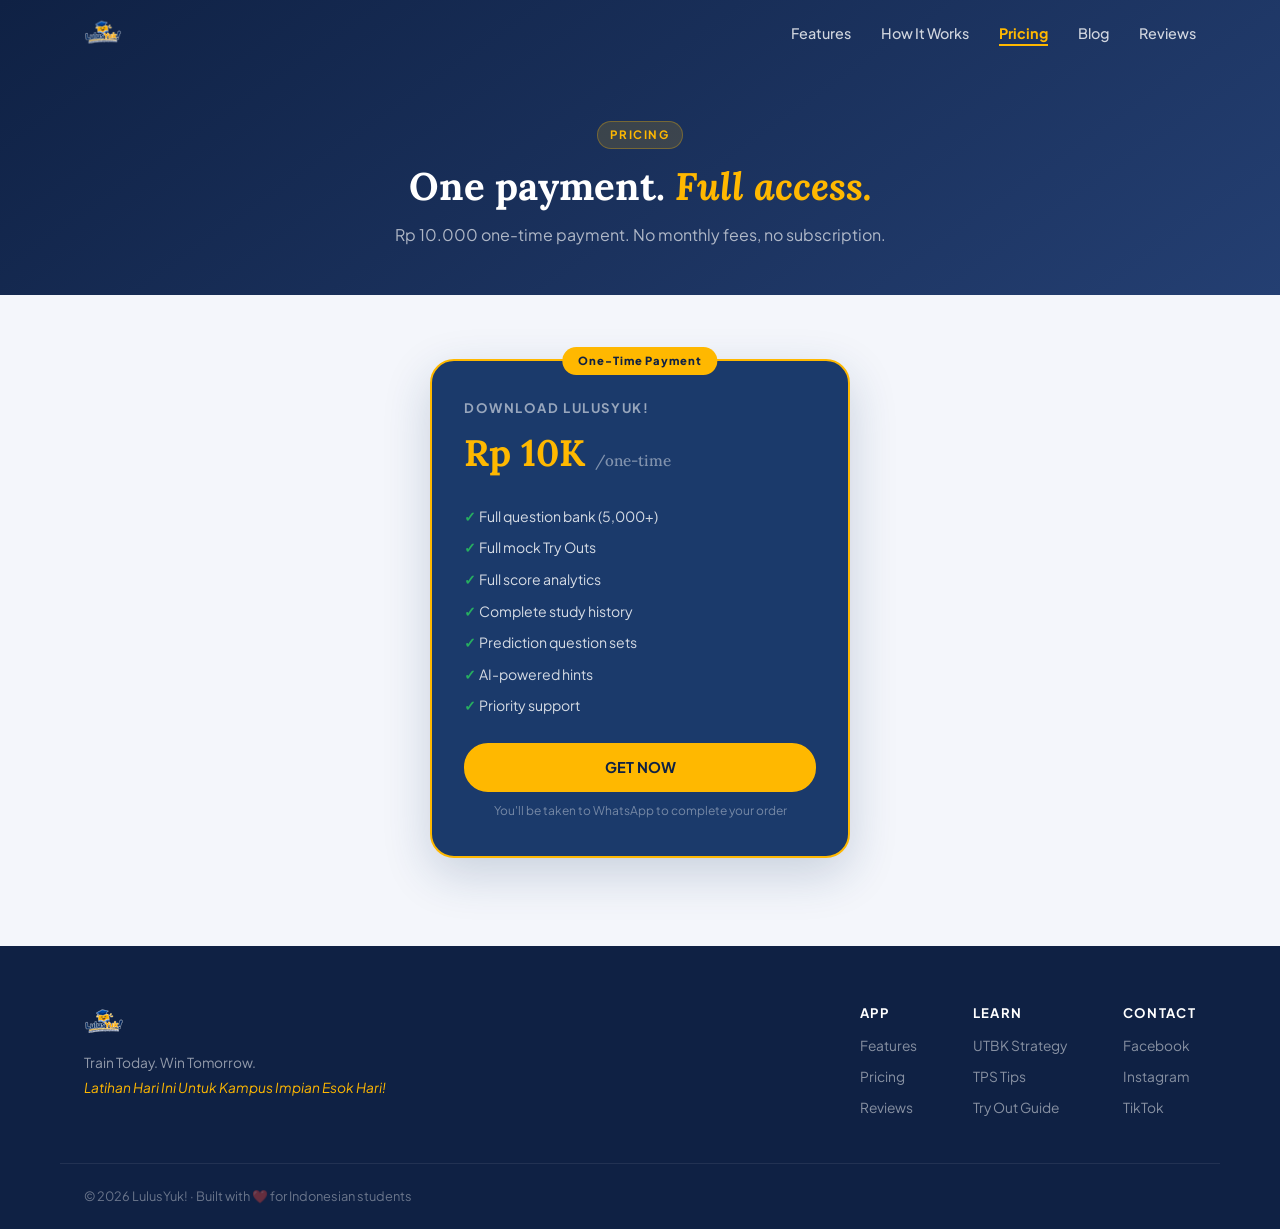
<file: pricing.html>
<!DOCTYPE html>
<html lang="en">
<head>
  <meta charset="UTF-8"/>
  <link rel="icon" href="favicon.ico" sizes="any"/>
  <link rel="icon" type="image/png" href="favicon-32x32.png" sizes="32x32"/>
  <link rel="icon" type="image/png" href="favicon-16x16.png" sizes="16x16"/>
  <link rel="apple-touch-icon" sizes="180x180" href="apple-touch-icon.png"/>
  <link rel="manifest" href="site.webmanifest"/>
  <meta name="viewport" content="width=device-width,initial-scale=1.0"/>
  <title>Pricing — LulusYuk!</title>
  <meta name="description" content="LulusYuk! is Indonesia's #1 UTBK/SNBT exam prep app. Practice 5,000+ questions, take full mock Try Outs, and track your score — one-time payment of Rp 10.000."/>
  <meta name="keywords" content="UTBK, SNBT, latihan soal, tryout online, persiapan PTN, belajar UTBK"/>
  <meta property="og:title" content="Pricing — LulusYuk!"/>
  <meta property="og:description" content="LulusYuk! is Indonesia's #1 UTBK/SNBT exam prep app. Practice 5,000+ questions, take full mock Try Outs, and track your score — one-time payment of Rp 10.000."/>
  <meta property="og:type" content="website"/>
  <link rel="canonical" href="https://lulusyuk.my.id/pricing.html"/>
  <link rel="preconnect" href="https://fonts.googleapis.com"/>
  <link rel="preconnect" href="https://fonts.gstatic.com" crossorigin/>
  <link href="https://fonts.googleapis.com/css2?family=Plus+Jakarta+Sans:wght@400;500;600;700;800&family=Lora:ital,wght@0,600;0,700;1,600&display=swap" rel="stylesheet"/>
  <link rel="stylesheet" href="style.css"/>
  <link rel="stylesheet" href="pages.css"/>
  <script type="application/ld+json">{"@context":"https://schema.org","@type":"SoftwareApplication","name":"LulusYuk!","operatingSystem":"Android, iOS","applicationCategory":"EducationApplication","offers":{"@type":"Offer","price":"10000","priceCurrency":"IDR"}}</script>
</head>
<body>

<header class="nav-wrap" id="navbar">
  <nav class="nav-inner container">
    <a href="index.html" class="nav-logo">
      <img src="LOGO LULUSYUK.png" alt="LulusYuk!" height="40"/>
    </a>
    <button class="nav-toggle" id="navToggle" aria-label="Menu">
      <span></span><span></span><span></span>
    </button>
    <ul class="nav-links" id="navLinks">
      <li><a href="features.html">Features</a></li>
      <li><a href="how-it-works.html">How It Works</a></li>
      <li><a href="pricing.html" class="active" aria-current="page">Pricing</a></li>
      <li><a href="blog.html">Blog</a></li>
      <li><a href="review.html">Reviews</a></li>
    </ul>
  </nav>
</header>

<main>

<section class="section bg-navy page-hero">
  <div class="container">
    <div class="sec-head light">
      <span class="eyebrow">Pricing</span>
      <h2>One payment. <em>Full access.</em></h2>
      <p>Rp 10.000 one-time payment. No monthly fees, no subscription.</p>
    </div>
  </div>
</section>

<section class="section bg-light" id="pricing">
  <div class="container">
    <div class="price-grid" style="grid-template-columns:minmax(0,420px);justify-content:center">

      <div class="price-card price-feat">
        <div class="price-badge">One-Time Payment</div>
        <div class="price-tier">Download LulusYuk!</div>
        <div class="price-amt">Rp 10K <span>/one-time</span></div>
        <ul class="price-list">
          <li class="y">Full question bank (5,000+)</li>
          <li class="y">Full mock Try Outs</li>
          <li class="y">Full score analytics</li>
          <li class="y">Complete study history</li>
          <li class="y">Prediction question sets</li>
          <li class="y">AI-powered hints</li>
          <li class="y">Priority support</li>
        </ul>
        <a href="https://wa.me/6285602646004?text=Halo%20Kak%2C%20aku%20mau%20pakai%20LulusYuk%21%20%F0%9F%8E%93%0A%0ANama%3A%20%0AEmail%20%28untuk%20daftar%29%3A%20%0ATarget%20PTN%20%2F%20Jurusan%3A%20%0AHP%3A%20Android%20%2F%20iPhone%0ANominal%20TF%3A%20Rp%2010.000%0ATanggal%20TF%3A%20%0A%0ATF%20ke%20BCA%200154238880" class="btn btn-yellow" target="_blank" rel="noopener" style="width:100%">GET NOW</a>
        <p class="price-note">You'll be taken to WhatsApp to complete your order</p>
      </div>

    </div>
  </div>
</section>

</main>

<footer class="footer">
  <div class="container foot-inner">
    <div class="foot-brand">
      <img src="LOGO LULUSYUK.png" alt="LulusYuk!" height="40"/>
      <p>Train Today. Win Tomorrow.</p>
      <p class="foot-tagline">Latihan Hari Ini Untuk Kampus Impian Esok Hari!</p>
    </div>
    <div class="foot-links">
      <div class="foot-col"><h4>App</h4><a href="features.html">Features</a><a href="pricing.html">Pricing</a><a href="review.html">Reviews</a></div>
      <div class="foot-col"><h4>Learn</h4><a href="blog.html?post=post1">UTBK Strategy</a><a href="blog.html?post=post2">TPS Tips</a><a href="blog.html?post=post3">Try Out Guide</a></div>
      <div class="foot-col"><h4>Contact</h4><a href="https://web.facebook.com/profile.php?id=61591083514058">Facebook</a><a href="https://instagram.com/lulusyuk_id" target="_blank" rel="noopener">Instagram</a><a href="https://tiktok.com/@lulusyuk" target="_blank" rel="noopener">TikTok</a></div>
    </div>
  </div>
  <div class="foot-bottom container"><p>© 2026 LulusYuk! · Built with ❤️ for Indonesian students</p></div>
</footer>

<script src="main.js"></script>
</body>
</html>
</file>
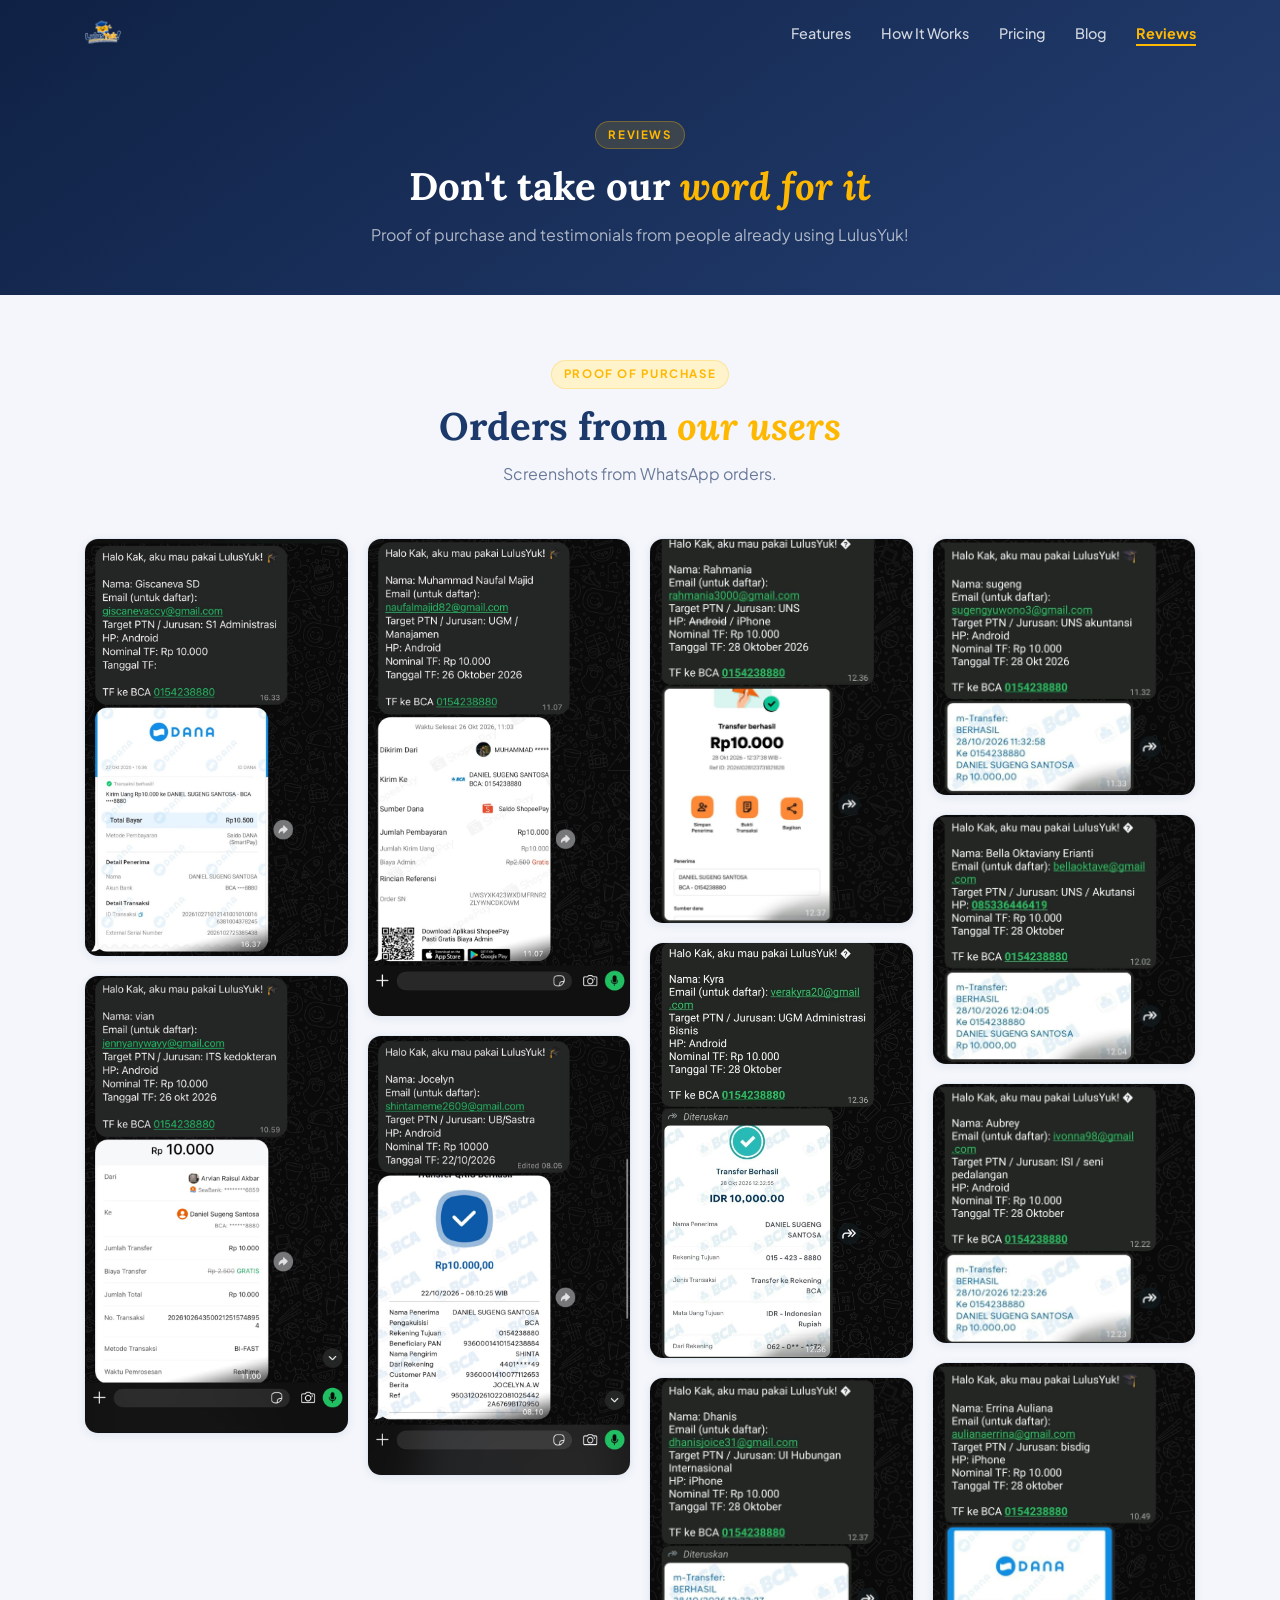
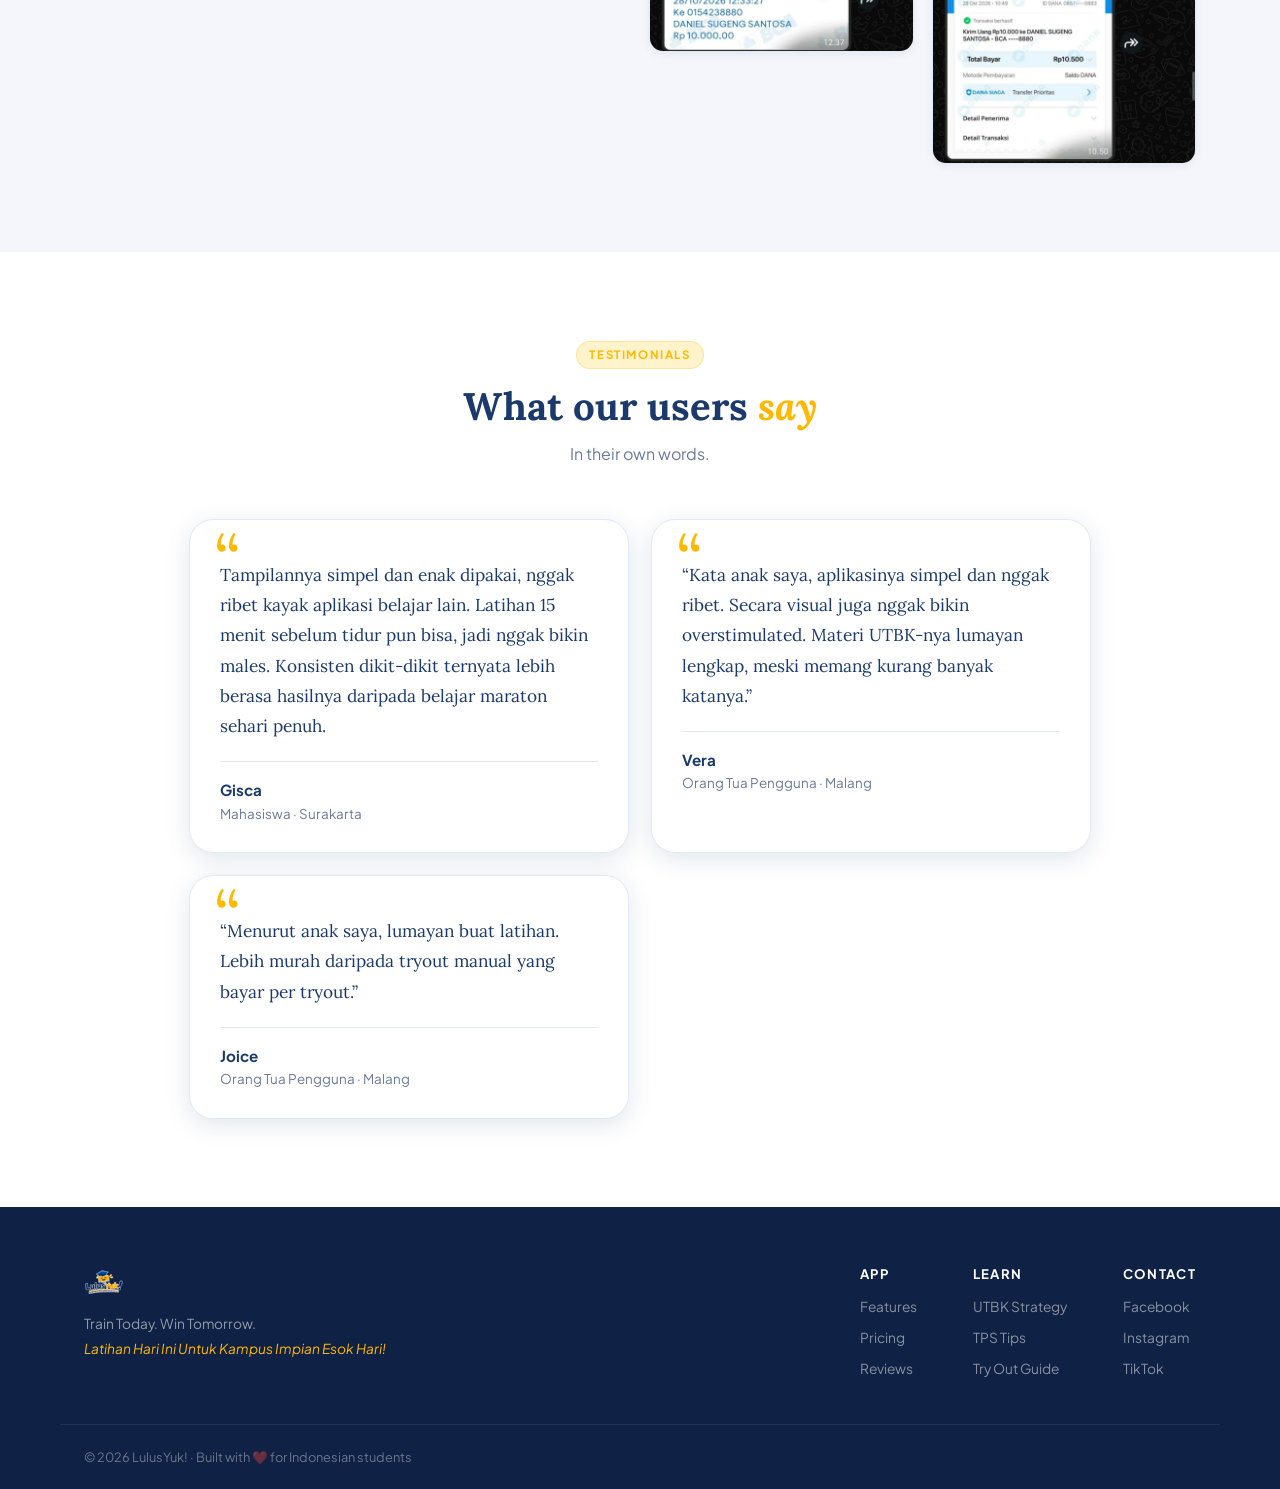
<file: review.html>
<!DOCTYPE html>
<html lang="en">
<head>
  <meta charset="UTF-8"/>
  <link rel="icon" href="favicon.ico" sizes="any"/>
  <link rel="icon" type="image/png" href="favicon-32x32.png" sizes="32x32"/>
  <link rel="icon" type="image/png" href="favicon-16x16.png" sizes="16x16"/>
  <link rel="apple-touch-icon" sizes="180x180" href="apple-touch-icon.png"/>
  <link rel="manifest" href="site.webmanifest"/>
  <meta name="viewport" content="width=device-width,initial-scale=1.0"/>
  <title>Reviews — LulusYuk!</title>
  <meta name="description" content="Proof of purchase and testimonials from LulusYuk! users — UTBK/SNBT exam prep app. One-time payment of Rp 10.000."/>
  <meta name="keywords" content="UTBK, SNBT, latihan soal, tryout online, persiapan PTN, belajar UTBK, review LulusYuk"/>
  <meta property="og:title" content="Reviews — LulusYuk!"/>
  <meta property="og:description" content="Proof of purchase and testimonials from LulusYuk! users — UTBK/SNBT exam prep app. One-time payment of Rp 10.000."/>
  <meta property="og:type" content="website"/>
  <link rel="canonical" href="https://lulusyuk.my.id/review.html"/>
  <link rel="preconnect" href="https://fonts.googleapis.com"/>
  <link rel="preconnect" href="https://fonts.gstatic.com" crossorigin/>
  <link href="https://fonts.googleapis.com/css2?family=Plus+Jakarta+Sans:wght@400;500;600;700;800&family=Lora:ital,wght@0,600;0,700;1,600&display=swap" rel="stylesheet"/>
  <link rel="stylesheet" href="style.css"/>
  <link rel="stylesheet" href="pages.css"/>
  <script type="application/ld+json">{"@context":"https://schema.org","@type":"SoftwareApplication","name":"LulusYuk!","operatingSystem":"Android, iOS","applicationCategory":"EducationApplication","offers":{"@type":"Offer","price":"10000","priceCurrency":"IDR"}}</script>

</head>
<body>

<header class="nav-wrap" id="navbar">
  <nav class="nav-inner container">
    <a href="index.html" class="nav-logo">
      <img src="LOGO LULUSYUK.png" alt="LulusYuk!" height="40"/>
    </a>
    <button class="nav-toggle" id="navToggle" aria-label="Menu">
      <span></span><span></span><span></span>
    </button>
    <ul class="nav-links" id="navLinks">
      <li><a href="features.html">Features</a></li>
      <li><a href="how-it-works.html">How It Works</a></li>
      <li><a href="pricing.html">Pricing</a></li>
      <li><a href="blog.html">Blog</a></li>
      <li><a href="review.html" class="active" aria-current="page">Reviews</a></li>
    </ul>
  </nav>
</header>

<main>

<section class="section bg-navy page-hero">
  <div class="container">
    <div class="sec-head light">
      <span class="eyebrow">Reviews</span>
      <h2>Don't take our <em>word for it</em></h2>
      <p>Proof of purchase and testimonials from people already using LulusYuk!</p>
    </div>
  </div>
</section>

<section class="section bg-light" id="proof">
  <div class="container">
    <div class="sec-head">
      <span class="eyebrow">Proof of Purchase</span>
      <h2>Orders from <em>our users</em></h2>
      <p>Screenshots from WhatsApp orders.</p>
    </div>

    <!-- CARA GANTI GAMBAR: ubah src="placeholder-bukti.svg" jadi nama file screenshot-mu
         (misal src="bukti-1.jpg") dan ubah alt-nya. Ukuran kotak otomatis mengikuti gambar.
         Mau nambah gambar? Salin satu blok <figure> ... </figure> dan tempel di dalam .proof-grid. -->
    <div class="proof-grid">

      <figure class="proof-item">
        <img src="bukti-1.jpeg" alt="Proof of purchase 1" loading="lazy"/>
      </figure>

      <figure class="proof-item">
        <img src="bukti-2.jpeg" alt="Proof of purchase 2" loading="lazy"/>
      </figure>

      <figure class="proof-item">
        <img src="bukti-3.jpeg" alt="Proof of purchase 3" loading="lazy"/>
      </figure>

      <figure class="proof-item">
        <img src="bukti-4.jpeg" alt="Proof of purchase 4" loading="lazy"/>
      </figure>

      <figure class="proof-item">
        <img src="bukti-5.jpeg" alt="Proof of purchase 4" loading="lazy"/>
      </figure>

      <figure class="proof-item">
        <img src="bukti-6.jpeg" alt="Proof of purchase 4" loading="lazy"/>
      </figure>

      <figure class="proof-item">
        <img src="bukti-7.jpeg" alt="Proof of purchase 4" loading="lazy"/>
      </figure>

      <figure class="proof-item">
        <img src="bukti-8.jpeg" alt="Proof of purchase 4" loading="lazy"/>
      </figure>

      <figure class="proof-item">
        <img src="bukti-9.jpeg" alt="Proof of purchase 4" loading="lazy"/>
      </figure>

      <figure class="proof-item">
        <img src="bukti-10.jpeg" alt="Proof of purchase 4" loading="lazy"/>
      </figure>

      <figure class="proof-item">
        <img src="bukti-11.jpeg" alt="Proof of purchase 4" loading="lazy"/>
      </figure>

    </div>
  </div>
</section>

<section class="section bg-white" id="testimonials">
  <div class="container">
    <div class="sec-head">
      <span class="eyebrow">Testimonials</span>
      <h2>What our users <em>say</em></h2>
      <p>In their own words.</p>
    </div>

    <!-- Mau nambah testimoni? Salin satu blok .testi-card dan tempel di dalam .testi-grid. -->
    <div class="testi-grid">

      <div class="testi-card">
        <p class="testi-quote">Tampilannya simpel dan enak dipakai, nggak ribet kayak aplikasi belajar lain. Latihan 15 menit sebelum tidur pun bisa, jadi nggak bikin males. Konsisten dikit-dikit ternyata lebih berasa hasilnya daripada belajar maraton sehari penuh.</p>
        <div class="testi-by">
          <b>Gisca</b>
          <span>Mahasiswa · Surakarta</span>
        </div>
      </div>

      <div class="testi-card">
        <p class="testi-quote">“Kata anak saya, aplikasinya simpel dan nggak ribet. Secara visual juga nggak bikin overstimulated. Materi UTBK-nya lumayan lengkap, meski memang kurang banyak katanya.”</p>
        <div class="testi-by">
          <b>Vera</b>
          <span>Orang Tua Pengguna · Malang</span>
        </div>
      </div>

      <div class="testi-card">
        <p class="testi-quote">“Menurut anak saya, lumayan buat latihan. Lebih murah daripada tryout manual yang bayar per tryout.”</p>
        <div class="testi-by">
          <b>Joice</b>
          <span>Orang Tua Pengguna · Malang</span>
        </div>
      </div>

    </div>
  </div>
</section>

</main>

<footer class="footer">
  <div class="container foot-inner">
    <div class="foot-brand">
      <img src="LOGO LULUSYUK.png" alt="LulusYuk!" height="40"/>
      <p>Train Today. Win Tomorrow.</p>
      <p class="foot-tagline">Latihan Hari Ini Untuk Kampus Impian Esok Hari!</p>
    </div>
    <div class="foot-links">
      <div class="foot-col"><h4>App</h4><a href="features.html">Features</a><a href="pricing.html">Pricing</a><a href="review.html">Reviews</a></div>
      <div class="foot-col"><h4>Learn</h4><a href="blog.html?post=post1">UTBK Strategy</a><a href="blog.html?post=post2">TPS Tips</a><a href="blog.html?post=post3">Try Out Guide</a></div>
      <div class="foot-col"><h4>Contact</h4><a href="https://web.facebook.com/profile.php?id=61591083514058">Facebook</a><a href="https://instagram.com/lulusyuk_id" target="_blank" rel="noopener">Instagram</a><a href="https://tiktok.com/@lulusyuk" target="_blank" rel="noopener">TikTok</a></div>
    </div>
  </div>
  <div class="foot-bottom container"><p>© 2026 LulusYuk! · Built with ❤️ for Indonesian students</p></div>
</footer>

<script src="main.js"></script>
</body>
</html>
</file>
<file: style.css>
/* ══════════════════════════════════════
   LulusYuk! — style.css
   Navy #1B3A6B · Yellow #FFB800
   ══════════════════════════════════════ */

*,*::before,*::after{box-sizing:border-box;margin:0;padding:0}
:root{
  --navy:#1B3A6B;--navy-dk:#0F2144;--navy-md:#243F72;
  --yellow:#FFB800;--yellow-lt:#FFF3CC;
  --white:#FFFFFF;--light:#F4F6FB;
  --text:#1A2340;--muted:#6B7A99;--border:#E2E8F4;
  --ui:'Plus Jakarta Sans',sans-serif;
  --serif:'Lora',Georgia,serif;
  --r-sm:8px;--r-md:14px;--r-lg:24px;
  --sh-sm:0 2px 8px rgba(27,58,107,.08);
  --sh-md:0 6px 24px rgba(27,58,107,.13);
  --sh-lg:0 16px 48px rgba(27,58,107,.2);
  --container:1160px;--spy:88px;--tr:220ms ease;
}
html{scroll-behavior:smooth;font-size:16px}
body{font-family:var(--ui);color:var(--text);background:var(--white);line-height:1.6;-webkit-font-smoothing:antialiased}
img{max-width:100%;display:block}
a{color:inherit;text-decoration:none}
ul{list-style:none}
.container{max-width:var(--container);margin-inline:auto;padding-inline:24px}
.section{padding-block:var(--spy)}
.bg-white{background:var(--white)}
.bg-light{background:var(--light)}
.bg-navy{background:linear-gradient(145deg,var(--navy-dk),var(--navy-md))}

/* ── SECTION HEADER ── */
.sec-head{text-align:center;max-width:620px;margin-inline:auto;margin-bottom:52px}
.eyebrow{display:inline-block;font-size:.72rem;font-weight:700;letter-spacing:.14em;text-transform:uppercase;color:var(--yellow);background:var(--yellow-lt);padding:4px 12px;border-radius:99px;margin-bottom:14px;border:1px solid rgba(255,184,0,.25)}
.sec-head h2{font-family:var(--serif);font-size:clamp(1.7rem,3vw,2.4rem);font-weight:700;color:var(--navy);line-height:1.2;margin-bottom:12px}
.sec-head h2 em{font-style:italic;color:var(--yellow)}
.sec-head p{color:var(--muted);font-size:1rem}
.sec-head.light h2{color:var(--white)}
.sec-head.light p{color:rgba(255,255,255,.65)}
.sec-head.light .eyebrow{background:rgba(255,184,0,.15);border-color:rgba(255,184,0,.3)}

/* ── BUTTONS ── */
.btn{display:inline-flex;align-items:center;justify-content:center;font-family:var(--ui);font-size:.92rem;font-weight:700;border-radius:var(--r-lg);padding:11px 26px;border:2px solid transparent;cursor:pointer;transition:all var(--tr);white-space:nowrap;text-decoration:none}
.btn-primary{background:var(--yellow);color:var(--navy-dk);border-color:var(--yellow)}
.btn-primary:hover{background:#e6a500;border-color:#e6a500;transform:translateY(-2px);box-shadow:var(--sh-md)}
.btn-yellow{background:var(--yellow);color:var(--navy-dk);border-color:var(--yellow)}
.btn-yellow:hover{background:#e6a500;transform:translateY(-1px)}
.btn-ghost{background:transparent;color:var(--white);border-color:rgba(255,255,255,.4)}
.btn-ghost:hover{background:rgba(255,255,255,.1);border-color:rgba(255,255,255,.7)}
.btn-outline{background:transparent;color:var(--navy);border-color:var(--border)}
.btn-outline:hover{border-color:var(--navy);background:var(--light)}
.btn-nav{padding:8px 18px;font-size:.86rem}
.btn-lg{padding:14px 34px;font-size:1rem}
.btn-sm{padding:7px 14px;font-size:.82rem}

/* ── NAVBAR ── */
.nav-wrap{position:fixed;top:0;left:0;right:0;z-index:999;background:rgba(15,33,68,.0);backdrop-filter:blur(0px);transition:background var(--tr),backdrop-filter var(--tr),box-shadow var(--tr)}
.nav-wrap.scrolled{background:rgba(15,33,68,.96);backdrop-filter:blur(14px);box-shadow:0 2px 20px rgba(0,0,0,.2)}
.nav-inner{display:flex;align-items:center;justify-content:space-between;height:66px}
.nav-logo img{height:38px}
.nav-links{display:flex;align-items:center;gap:30px}
.nav-links a{color:rgba(255,255,255,.8);font-size:.9rem;font-weight:500;transition:color var(--tr)}
.nav-links a:hover,.nav-links a.active{color:var(--yellow)}
.nav-toggle{display:none;flex-direction:column;gap:5px;background:none;border:none;cursor:pointer;padding:4px}
.nav-toggle span{display:block;width:24px;height:2px;background:var(--white);border-radius:2px;transition:all var(--tr)}

/* ── HERO ── */
.hero{background:linear-gradient(145deg,var(--navy-dk) 0%,var(--navy) 55%,var(--navy-md) 100%);min-height:100vh;display:flex;align-items:center;padding-top:66px;position:relative;overflow:hidden}
.hero-ring{position:absolute;border-radius:50%;pointer-events:none}
.r1{width:640px;height:640px;top:-200px;right:-160px;border:1px solid rgba(255,184,0,.1)}
.r2{width:360px;height:360px;top:-40px;right:90px;background:rgba(255,184,0,.04)}
.hero-inner{display:grid;grid-template-columns:1fr 1fr;align-items:center;gap:56px;padding-block:80px}
.hero-text h1{font-family:var(--serif);font-size:clamp(2.2rem,4.5vw,3.5rem);font-weight:700;color:var(--white);line-height:1.1;margin-bottom:18px;margin-top:16px}
.hero-text h1 em{font-style:italic;color:var(--yellow)}
.hero-sub{color:rgba(255,255,255,.72);font-size:1.02rem;line-height:1.72;margin-bottom:28px;max-width:480px}
.hero-btns{display:flex;flex-wrap:wrap;gap:12px;margin-bottom:28px}
.social-proof{display:flex;align-items:center;gap:10px;color:rgba(255,255,255,.65);font-size:.88rem}
.social-proof strong{color:var(--white)}
.avatars{display:flex}
.av{width:32px;height:32px;border-radius:50%;border:2px solid var(--navy-dk);margin-left:-8px}
.av:first-child{margin-left:0}
.c1{background:#FFB800}.c2{background:#27AE60}.c3{background:#E74C3C}.c4{background:#9B59B6}

/* Phone mockup */
.hero-visual{position:relative;display:flex;justify-content:center}
.phone-wrap{width:252px;background:var(--navy-dk);border-radius:30px;padding:12px;box-shadow:var(--sh-lg),0 0 0 1px rgba(255,255,255,.07);position:relative;z-index:2}
.phone-screen{background:var(--white);border-radius:20px;overflow:hidden;min-height:440px;padding:14px 12px 0}
.mock-header{display:flex;align-items:center;gap:8px;margin-bottom:12px}
.mock-badge{background:var(--yellow);color:var(--navy);font-weight:800;font-size:.66rem;padding:3px 7px;border-radius:5px}
.mock-hi{font-weight:700;font-size:.8rem;color:var(--navy)}
.mock-stats{display:grid;grid-template-columns:1fr 1fr;gap:7px;margin-bottom:12px}
.mock-stat{background:var(--light);border-radius:8px;padding:8px;text-align:center}
.mock-stat b{display:block;font-size:1.15rem;font-weight:800;color:var(--navy)}
.mock-stat small{font-size:.62rem;color:var(--muted)}
.mock-label{font-size:.65rem;font-weight:700;text-transform:uppercase;letter-spacing:.08em;color:var(--muted);margin-bottom:7px}
.mock-item{display:flex;align-items:center;gap:7px;background:var(--light);border-radius:9px;padding:8px 9px;margin-bottom:6px;font-size:.74rem}
.mock-item b{display:block;font-size:.73rem;font-weight:700;color:var(--navy)}
.mock-item small{font-size:.61rem;color:var(--muted)}
.mock-item button{margin-left:auto;background:var(--navy);color:var(--white);border:none;border-radius:5px;padding:4px 9px;font-size:.62rem;font-weight:700;cursor:pointer;white-space:nowrap}
.mock-upgrade{background:linear-gradient(135deg,var(--yellow),#e6a500);border-radius:9px;padding:8px 10px;font-size:.65rem;font-weight:600;color:var(--navy);margin-top:8px}
.mock-nav{display:flex;justify-content:space-around;background:var(--navy);padding:10px;margin:10px -12px 0;border-radius:0 0 20px 20px}
.mock-nav span{font-size:.95rem;opacity:.45;cursor:pointer}
.mock-nav span.on{opacity:1}
.float-badge{position:absolute;background:var(--white);border-radius:var(--r-md);padding:9px 13px;display:flex;align-items:center;gap:9px;box-shadow:var(--sh-md);z-index:3;font-size:.8rem}
.float-badge span{font-size:1.3rem}
.float-badge b{display:block;color:var(--navy);font-size:.85rem}
.float-badge small{font-size:.68rem;color:var(--muted)}
.fb-score{bottom:90px;left:-36px}
.fb-streak{top:90px;right:-28px}

/* ── STATS BAR ── */
.stats-bar{background:var(--navy);padding-block:28px}
.stats-row{display:flex;align-items:center;justify-content:center;flex-wrap:wrap;gap:0}
.stat{text-align:center;padding:6px 44px}
.stat b{display:block;font-size:1.75rem;font-weight:800;color:var(--yellow);font-family:var(--serif)}
.stat span{font-size:.8rem;color:rgba(255,255,255,.6)}
.stat-div{width:1px;height:36px;background:rgba(255,255,255,.14)}

/* ── FEATURES ── */
.feat-grid{display:grid;grid-template-columns:repeat(3,1fr);gap:22px}
.feat-card{background:var(--white);border-radius:var(--r-md);padding:28px 24px;border:1px solid var(--border);transition:transform var(--tr),box-shadow var(--tr)}
.feat-card:hover{transform:translateY(-4px);box-shadow:var(--sh-md)}
.feat-dark{background:var(--white);border-color:var(--border);color:var(--text)}
.feat-dark h3{color:var(--navy)}
.feat-dark p{color:var(--muted)}
.feat-dark ul li{color:var(--muted)}
.feat-dark ul li::before{color:var(--yellow)}
.feat-premium{border-color:var(--yellow)}
.feat-icon{font-size:1.9rem;margin-bottom:14px}
.feat-card h3{font-size:1.05rem;font-weight:700;color:var(--navy);margin-bottom:9px}
.feat-card p{color:var(--muted);font-size:.9rem;line-height:1.65;margin-bottom:12px}
.feat-card ul{display:flex;flex-direction:column;gap:5px}
.feat-card ul li{font-size:.82rem;color:var(--muted);padding-left:2px}
.feat-card ul li::before{content:"· ";color:var(--yellow);font-weight:900}

/* ── HOW IT WORKS ── */
.hiw-wrap{position:relative;max-width:720px;margin-inline:auto}
.hiw-line{position:absolute;left:27px;top:28px;bottom:28px;width:2px;background:linear-gradient(to bottom,var(--yellow),var(--navy));border-radius:2px}
.hiw-step{display:flex;gap:26px;padding-bottom:44px;position:relative}
.hiw-step:last-child{padding-bottom:0}
.hiw-num{flex-shrink:0;width:54px;height:54px;border-radius:50%;background:var(--navy);color:var(--yellow);font-size:.95rem;font-weight:800;display:flex;align-items:center;justify-content:center;position:relative;z-index:1;font-family:var(--serif);box-shadow:0 0 0 4px var(--white),0 0 0 6px var(--navy)}
.hiw-body{padding-top:10px}
.hiw-body h3{font-size:1.05rem;font-weight:700;color:var(--navy);margin-bottom:7px}
.hiw-body p{color:var(--muted);line-height:1.7;font-size:.93rem}

/* ── SUBJECTS ── */
.subj-grid{display:grid;grid-template-columns:repeat(3,1fr);gap:22px}
.subj-card{background:rgba(255,255,255,.06);border:1px solid rgba(255,255,255,.1);border-radius:var(--r-md);padding:26px;transition:background var(--tr)}
.subj-card:hover{background:rgba(255,255,255,.1)}
.stag{display:inline-block;font-size:.68rem;font-weight:700;letter-spacing:.1em;text-transform:uppercase;padding:4px 12px;border-radius:99px;margin-bottom:10px}
.tps{background:rgba(255,184,0,.2);color:var(--yellow)}
.lit{background:rgba(39,174,96,.2);color:#4ADE80}
.mat{background:rgba(99,102,241,.2);color:#A5B4FC}
.subj-card h4{color:var(--white);font-weight:700;margin-bottom:7px;font-size:.98rem}
.subj-card p{color:rgba(255,255,255,.58);font-size:.85rem;line-height:1.65}

/* ── PRICING ── */
.price-grid{display:grid;grid-template-columns:1fr 1fr;gap:26px;max-width:820px;margin-inline:auto}
.price-card{background:var(--white);border-radius:var(--r-lg);padding:36px 32px;border:2px solid var(--border);position:relative}
.price-feat{background:var(--navy);border-color:var(--yellow);transform:scale(1.03);box-shadow:var(--sh-lg)}
.price-badge{position:absolute;top:-14px;left:50%;transform:translateX(-50%);background:var(--yellow);color:var(--navy-dk);font-size:.7rem;font-weight:800;padding:5px 16px;border-radius:99px;letter-spacing:.08em;white-space:nowrap}
.price-tier{font-size:.82rem;font-weight:700;text-transform:uppercase;letter-spacing:.12em;color:var(--muted);margin-bottom:6px}
.price-feat .price-tier{color:rgba(255,255,255,.55)}
.price-amt{font-family:var(--serif);font-size:2.3rem;font-weight:700;color:var(--navy);margin-bottom:22px}
.price-amt span{font-size:.95rem;font-weight:500;color:var(--muted)}
.price-feat .price-amt{color:var(--yellow)}
.price-feat .price-amt span{color:rgba(255,255,255,.45)}
.price-list{display:flex;flex-direction:column;gap:9px;margin-bottom:26px}
.price-list li{font-size:.88rem;color:var(--text)}
.price-list li.y::before{content:"✓  ";color:#27AE60;font-weight:700}
.price-list li.n{color:var(--muted);text-decoration:line-through}
.price-list li.n::before{content:"✗  ";color:#E74C3C}
.price-feat .price-list li{color:rgba(255,255,255,.82)}
.price-feat .price-list li.n{color:rgba(255,255,255,.3)}
.price-note{text-align:center;font-size:.75rem;color:rgba(255,255,255,.4);margin-top:9px}

/* ── BLOG ── */
.blog-grid{display:grid;grid-template-columns:1.3fr 1fr 1fr;gap:22px;margin-bottom:0}
.blog-card{background:var(--light);border-radius:var(--r-md);padding:26px;border:1px solid var(--border);transition:box-shadow var(--tr),transform var(--tr)}
.blog-card:hover{transform:translateY(-3px);box-shadow:var(--sh-md)}
.bc-feat{background:var(--navy);border-color:var(--navy)}
.bc-meta{display:flex;align-items:center;gap:9px;margin-bottom:11px}
.btag{font-size:.68rem;font-weight:700;text-transform:uppercase;letter-spacing:.1em;padding:3px 9px;border-radius:99px;background:var(--yellow-lt);color:var(--navy)}
.bc-feat .btag{background:rgba(255,184,0,.2);color:var(--yellow)}
.bdate{font-size:.76rem;color:var(--muted)}
.bc-feat .bdate{color:rgba(255,255,255,.45)}
.blog-card h3{font-family:var(--serif);font-size:1rem;font-weight:600;line-height:1.35;margin-bottom:9px;color:var(--navy)}
.bc-feat h3{color:var(--white)}
.blog-card p{font-size:.86rem;color:var(--muted);line-height:1.65;margin-bottom:14px}
.bc-feat p{color:rgba(255,255,255,.62)}
.blog-read-more{background:none;border:none;font-family:var(--ui);font-size:.84rem;font-weight:700;color:var(--navy);cursor:pointer;padding:0;transition:color var(--tr)}
.bc-feat .blog-read-more{color:var(--yellow)}
.blog-read-more:hover{color:var(--yellow)}

/* Post reader */
.post-reader{display:none;margin-top:48px;animation:fadeIn .3s ease}
.post-reader.open{display:block}
.post-back{background:none;border:2px solid var(--border);font-family:var(--ui);font-size:.88rem;font-weight:700;color:var(--navy);cursor:pointer;padding:9px 20px;border-radius:var(--r-lg);margin-bottom:36px;transition:all var(--tr)}
.post-back:hover{border-color:var(--navy);background:var(--light)}
.post-body{max-width:740px;margin-inline:auto}
.post-body h1{font-family:var(--serif);font-size:clamp(1.6rem,3vw,2.3rem);color:var(--navy);line-height:1.2;margin-bottom:10px}
.post-body .post-meta{color:var(--muted);font-size:.85rem;margin-bottom:32px;padding-bottom:20px;border-bottom:1px solid var(--border)}
.post-body h2{font-family:var(--serif);font-size:1.45rem;color:var(--navy);margin:36px 0 14px}
.post-body h3{font-size:1.1rem;font-weight:700;color:var(--navy);margin:22px 0 9px}
.post-body p{color:var(--muted);line-height:1.82;margin-bottom:16px;font-size:.97rem}
.post-body ul,.post-body ol{padding-left:20px;margin-bottom:16px}
.post-body li{color:var(--muted);line-height:1.8;margin-bottom:5px;font-size:.95rem}
.post-body strong{color:var(--text)}
.callout{background:var(--yellow-lt);border-left:4px solid var(--yellow);border-radius:0 var(--r-sm) var(--r-sm) 0;padding:14px 18px;margin:22px 0}
.callout p{margin-bottom:0;color:var(--text)}
.cta-box{background:var(--navy);border-radius:var(--r-lg);padding:36px;text-align:center;margin:40px 0}
.cta-box h3{font-family:var(--serif);color:var(--white);font-size:1.35rem;margin-bottom:9px}
.cta-box p{color:rgba(255,255,255,.65);margin-bottom:18px}
@keyframes fadeIn{from{opacity:0;transform:translateY(16px)}to{opacity:1;transform:none}}

/* ── DOWNLOAD ── */
.dl-inner{display:grid;grid-template-columns:1fr auto;align-items:center;gap:56px;padding-block:72px}
.dl-text h2{font-family:var(--serif);font-size:clamp(1.7rem,3vw,2.6rem);color:var(--white);line-height:1.2;margin-bottom:14px}
.dl-text h2 em{color:var(--yellow);font-style:italic}
.dl-text p{color:rgba(255,255,255,.68);font-size:.98rem;line-height:1.72;margin-bottom:26px}
.dl-badges{display:flex;gap:14px;flex-wrap:wrap}
.store-badge{display:flex;align-items:center;gap:10px;background:rgba(255,255,255,.07);border:1px solid rgba(255,255,255,.18);border-radius:var(--r-md);padding:11px 18px;color:var(--white);transition:background var(--tr),border-color var(--tr)}
.store-badge:hover{background:rgba(255,255,255,.13);border-color:rgba(255,255,255,.35)}
.store-badge svg{flex-shrink:0}
.store-badge small{display:block;font-size:.66rem;opacity:.65}
.store-badge strong{display:block;font-size:.9rem}
.dl-phone{width:218px;background:var(--navy-dk);border-radius:26px;padding:11px;box-shadow:var(--sh-lg);flex-shrink:0}
.dl-screen{background:var(--white);border-radius:18px;padding:18px 14px}
.dl-ring{width:96px;height:96px;border-radius:50%;border:6px solid var(--yellow);display:flex;flex-direction:column;align-items:center;justify-content:center;margin:0 auto 18px;box-shadow:0 0 0 3px var(--yellow-lt)}
.dl-ring span{font-size:1.5rem;font-weight:800;color:var(--navy);font-family:var(--serif);line-height:1}
.dl-ring small{font-size:.55rem;color:var(--muted)}
.dl-bars{display:flex;flex-direction:column;gap:9px}
.dl-row{display:flex;align-items:center;gap:7px;font-size:.7rem;color:var(--muted)}
.dl-row>span:first-child{width:60px;flex-shrink:0;font-weight:600;color:var(--text)}
.bar{flex:1;height:7px;background:var(--light);border-radius:99px;overflow:hidden}
.bar-fill{height:100%;background:linear-gradient(90deg,var(--yellow),#e6a500);border-radius:99px}

/* ── FOOTER ── */
.footer{background:var(--navy-dk);padding-top:56px}
.foot-inner{display:flex;gap:56px;padding-bottom:44px;flex-wrap:wrap}
.foot-brand{flex:1;min-width:180px}
.foot-brand img{margin-bottom:10px}
.foot-brand p{color:rgba(255,255,255,.55);font-size:.86rem;line-height:1.6}
.foot-tagline{font-style:italic;color:var(--yellow)!important;margin-top:3px}
.foot-links{display:flex;gap:56px}
.foot-col{display:flex;flex-direction:column;gap:9px}
.foot-col h4{color:var(--white);font-size:.82rem;font-weight:700;text-transform:uppercase;letter-spacing:.1em;margin-bottom:3px}
.foot-col a{color:rgba(255,255,255,.5);font-size:.86rem;transition:color var(--tr);cursor:pointer}
.foot-col a:hover{color:var(--yellow)}
.foot-bottom{border-top:1px solid rgba(255,255,255,.08);padding-block:22px}
.foot-bottom p{color:rgba(255,255,255,.38);font-size:.8rem}

/* ── REVIEWS ── */
/* Bukti pembelian: kolom masonry, tinggi kotak mengikuti gambar asli (tidak dipotong) */
.proof-grid{column-count:4;column-gap:18px}
.proof-item{margin:0 0 18px;break-inside:avoid;-webkit-column-break-inside:avoid;background:var(--white);border:1px solid var(--border);border-radius:var(--r-md);box-shadow:var(--sh-sm);overflow:hidden}
.proof-item img{display:block;width:100%;height:auto}
/* Testimoni */
.testi-grid{display:grid;gap:22px;grid-template-columns:repeat(auto-fit,minmax(min(100%,320px),440px));justify-content:center}
.testi-card{position:relative;background:var(--white);border:1px solid var(--border);border-radius:var(--r-lg);padding:40px 30px 28px;box-shadow:var(--sh-md)}
.testi-card::before{content:"\201C";position:absolute;top:6px;left:24px;font-family:var(--serif);font-size:4.2rem;line-height:1;color:var(--yellow)}
.testi-quote{font-family:var(--serif);font-size:1.08rem;line-height:1.75;color:var(--navy)}
.testi-by{display:flex;flex-direction:column;margin-top:20px;padding-top:16px;border-top:1px solid var(--border)}
.testi-by b{color:var(--navy);font-size:.95rem}
.testi-by span{color:var(--muted);font-size:.84rem}
@media(max-width:1023px){.proof-grid{column-count:2}}
@media(max-width:559px){.proof-grid{column-count:1}}

/* ── RESPONSIVE ── */
@media(max-width:1024px){
  .feat-grid{grid-template-columns:repeat(2,1fr)}
  .blog-grid{grid-template-columns:1fr 1fr}
  .bc-feat{grid-column:span 2}
}
@media(max-width:768px){
  :root{--spy:60px}
  .nav-links{display:none;flex-direction:column;gap:0;position:fixed;top:66px;left:0;right:0;background:var(--navy-dk);padding:14px 24px 20px;border-top:1px solid rgba(255,255,255,.1)}
  .nav-links.open{display:flex}
  .nav-links li{padding:10px 0;border-bottom:1px solid rgba(255,255,255,.06)}
  .nav-toggle{display:flex}
  .hero-inner{grid-template-columns:1fr;text-align:center;gap:40px}
  .hero-sub,.hero-btns,.social-proof{max-width:100%;justify-content:center}
  .hero-visual{justify-content:center}
  .fb-score{left:0}.fb-streak{right:0}
  .stats-row{gap:0}
  .stat{padding:6px 16px}
  .stat-div{display:none}
  .feat-grid{grid-template-columns:1fr}
  .subj-grid{grid-template-columns:1fr}
  .price-grid{grid-template-columns:1fr}
  .price-feat{transform:none}
  .blog-grid{grid-template-columns:1fr}
  .bc-feat{grid-column:1}
  .dl-inner{grid-template-columns:1fr}
  .dl-phone{display:none}
  .foot-inner{flex-direction:column;gap:32px}
  .foot-links{gap:28px;flex-wrap:wrap}
}
@media(prefers-reduced-motion:reduce){*,*::before,*::after{animation-duration:.01ms!important;transition-duration:.01ms!important}}
</file>
<file: pages.css>
/* Tambahan untuk versi multi-halaman. Taruh SETELAH style.css */

/* Beri ruang di bawah navbar untuk header halaman dalam */
.page-hero { padding-top: 120px; padding-bottom: 48px; }
.page-hero .sec-head { margin-bottom: 0; }
#download.page-hero { padding-bottom: 96px; min-height: 70vh; display: flex; align-items: center; }
#download.page-hero .dl-inner { width: 100%; }

/* Halaman dengan konten langsung di bawah page-hero */
.page-hero + .section { padding-top: 64px; }

/* Penanda menu aktif */
.nav-links a.active:not(.btn) { font-weight: 700; border-bottom: 2px solid currentColor; padding-bottom: 2px; }

/* Kartu tautan di beranda */
a.home-link { text-decoration: none; color: inherit; display: block; }
.home-link-cta { display: inline-block; margin-top: 14px; font-weight: 700; }

/* CTA di bawah How It Works */
.page-cta { text-align: center; margin-top: 48px; }
</file>
